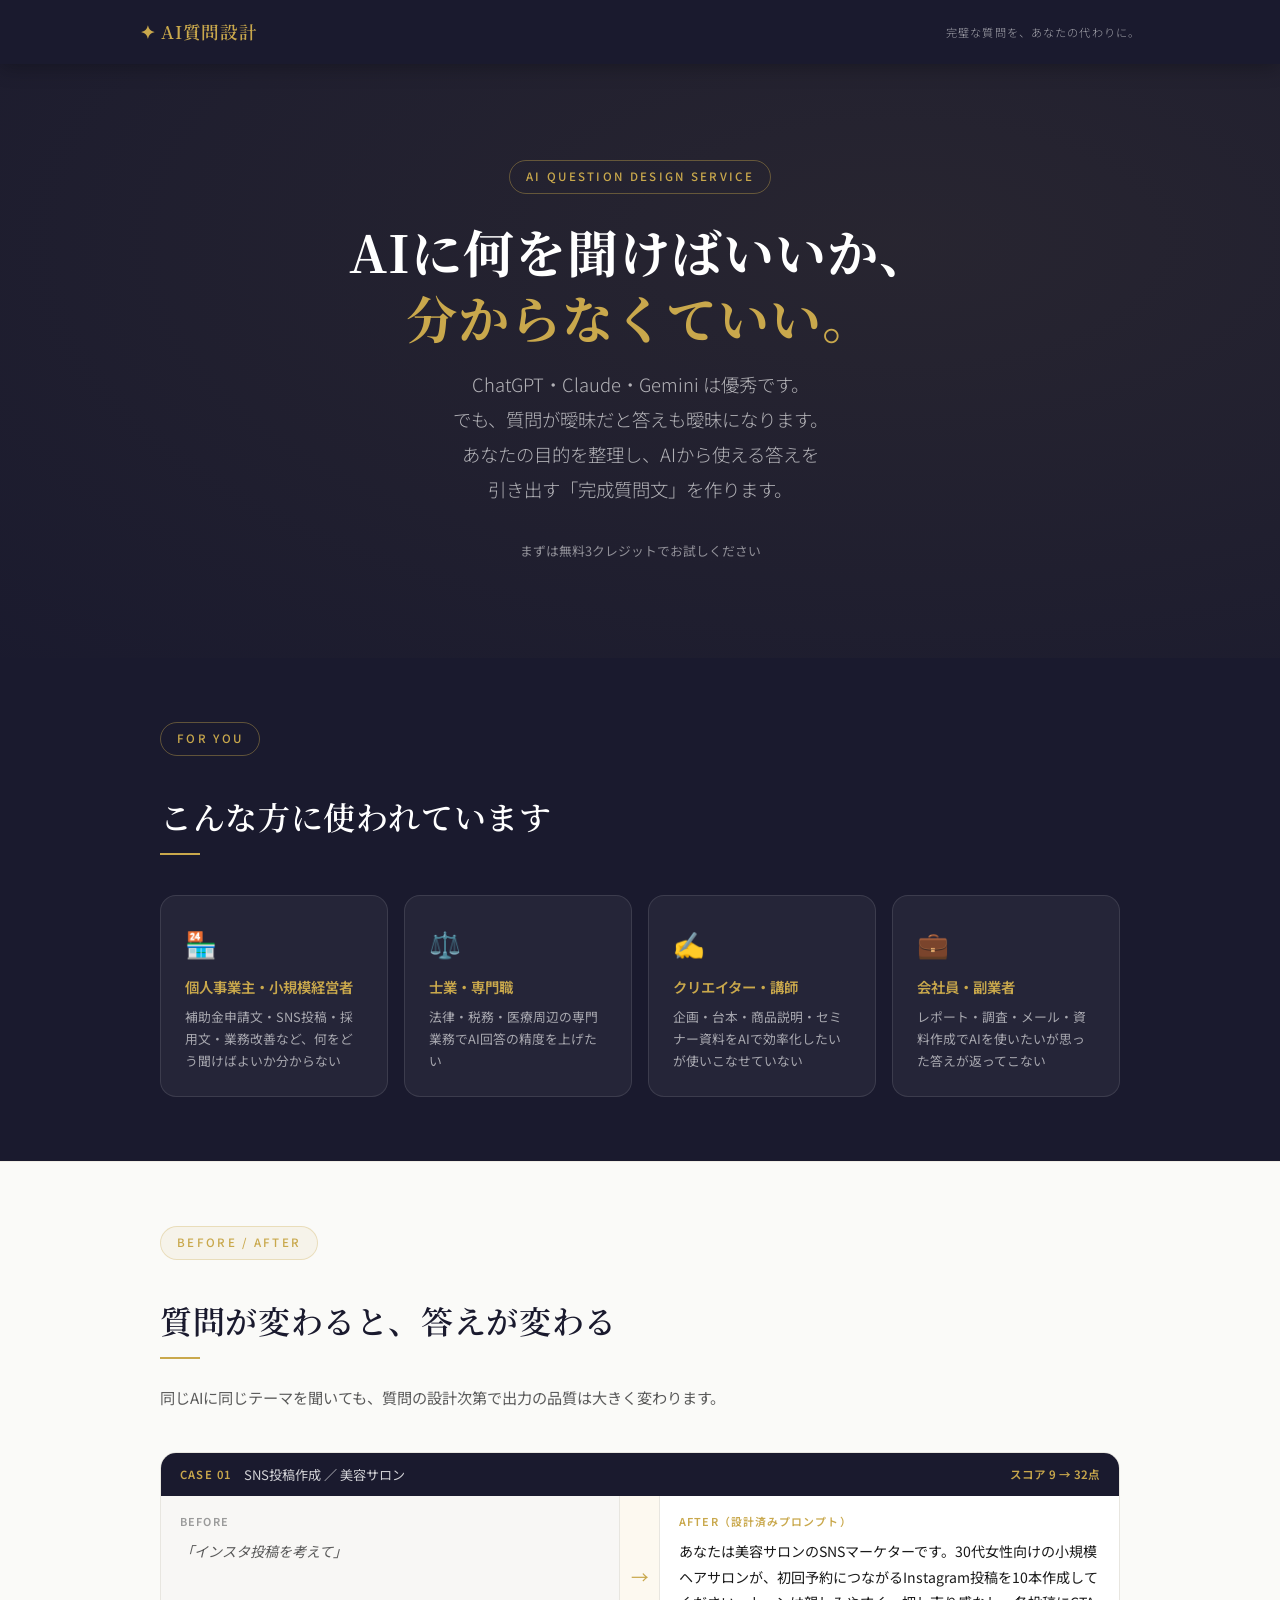
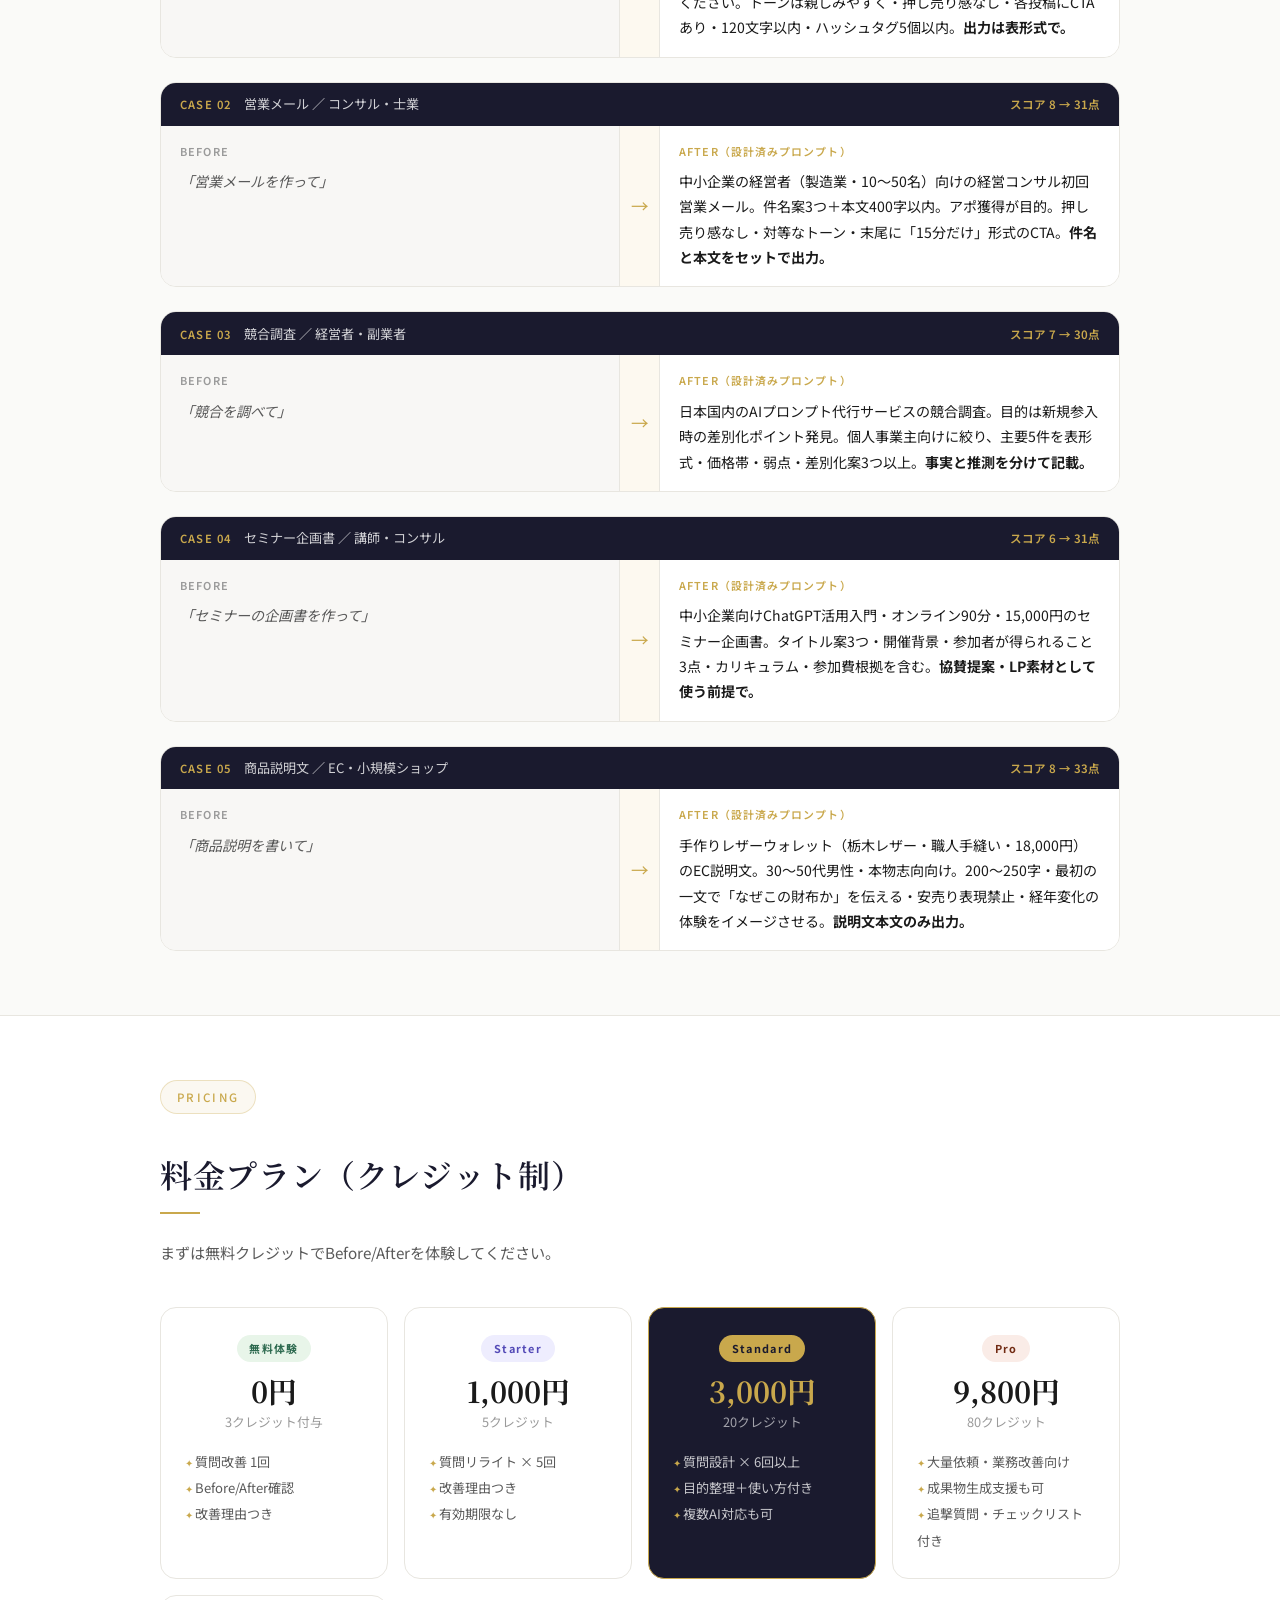
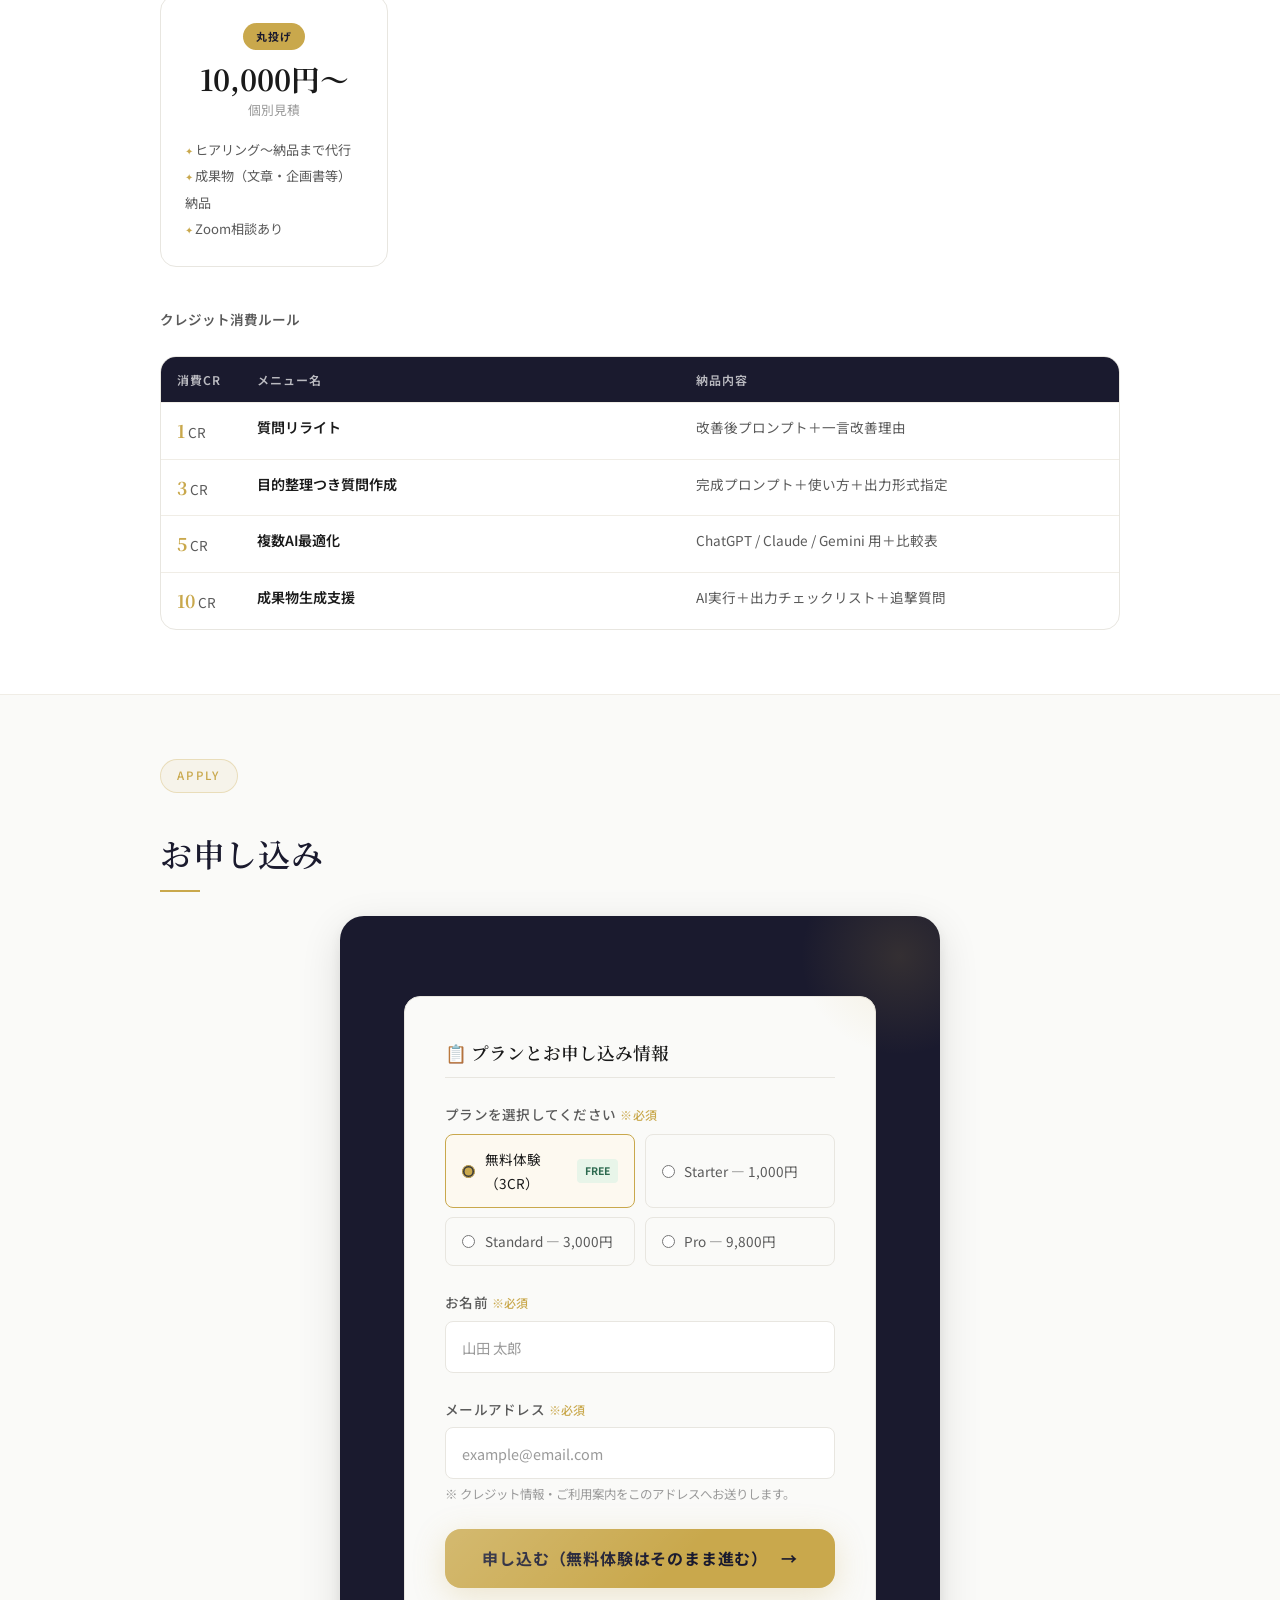
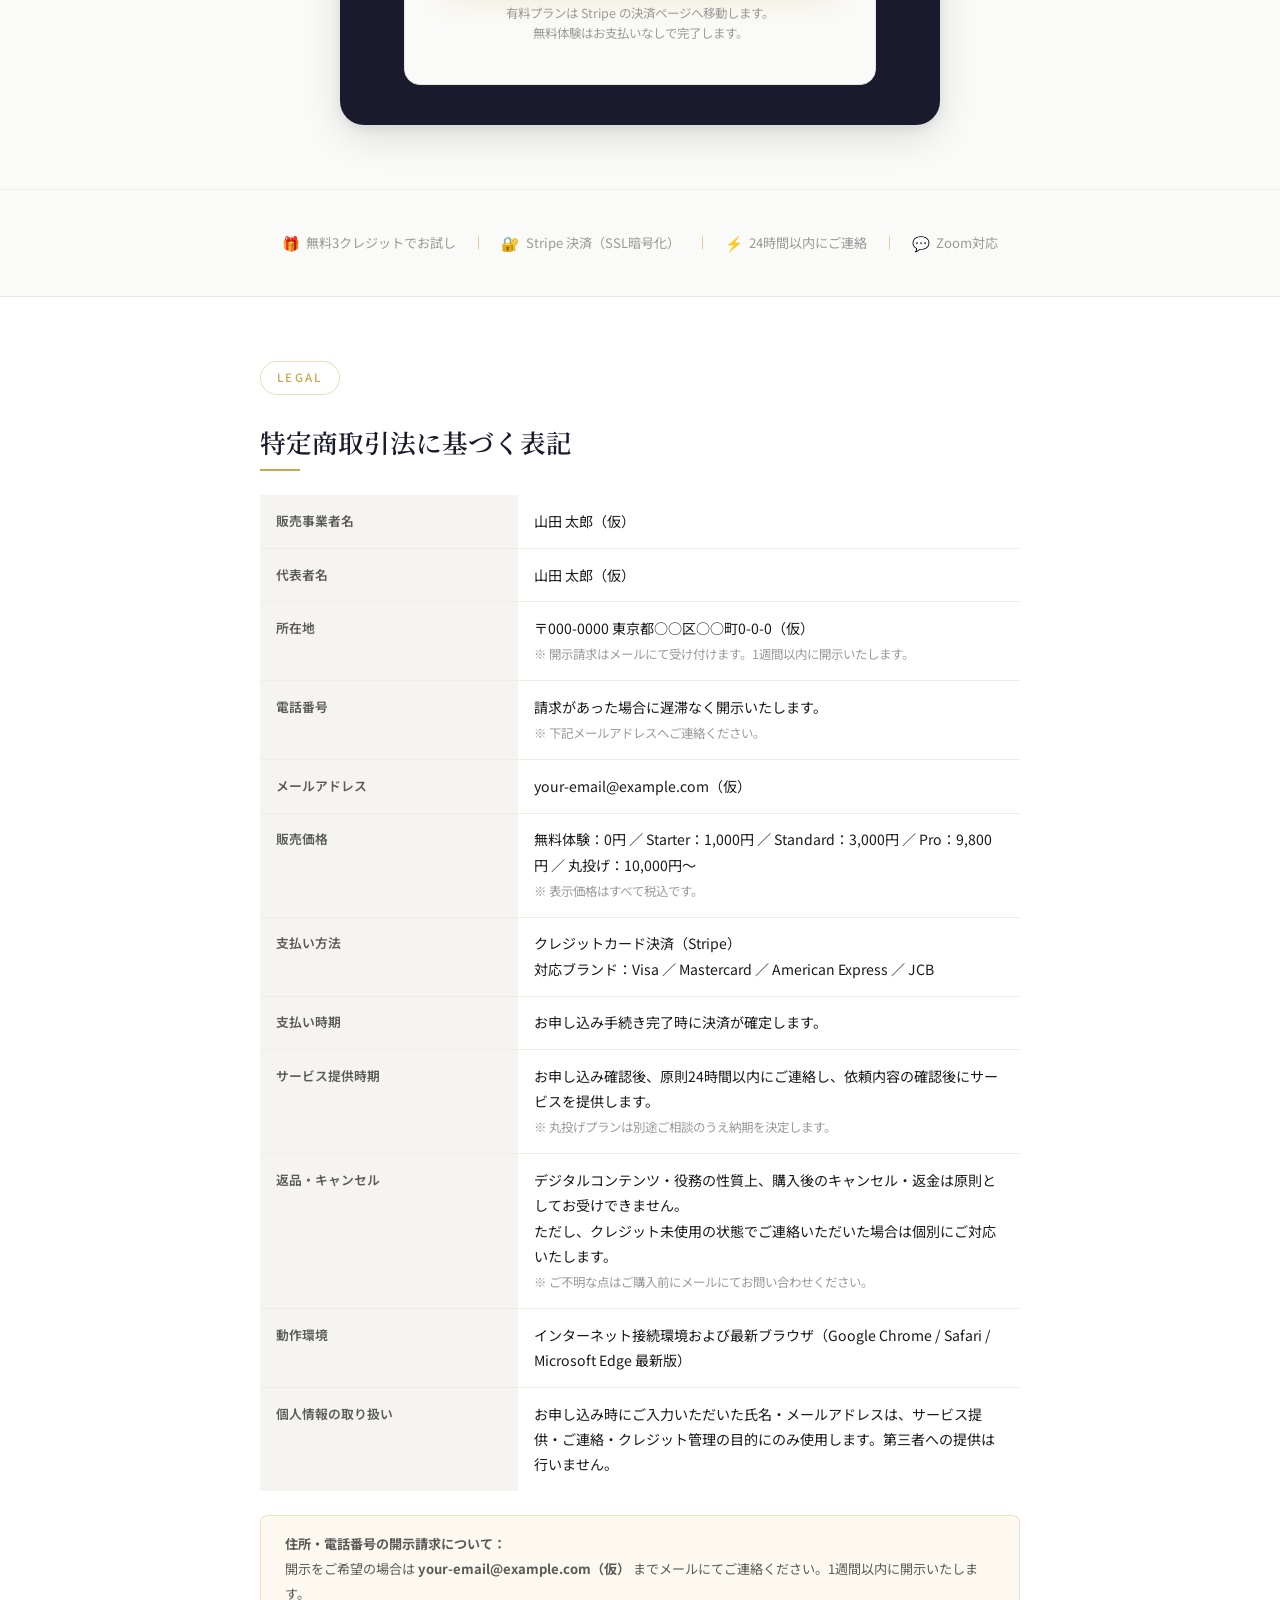
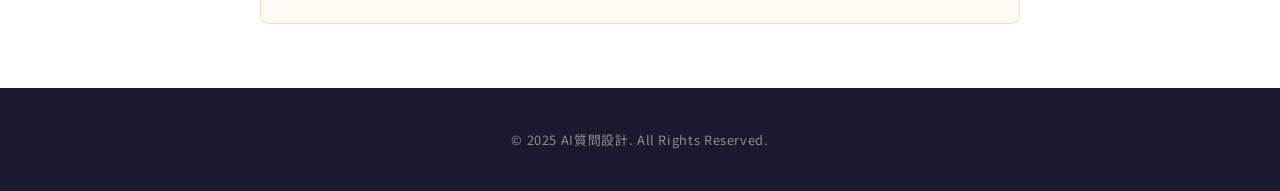
<file: index.html>
<!DOCTYPE html>
<html lang="ja">
<head>
  <meta charset="UTF-8">
  <meta name="viewport" content="width=device-width, initial-scale=1.0">
  <meta name="description" content="AIに何を聞けばよいか分からない方へ。あなたの目的を整理し、ChatGPT・Claude・GeminiからAIから使える答えを引き出す「完成質問文」を作ります。">
  <title>AI質問設計 | 完璧な質問を、あなたの代わりに。</title>
  <link rel="stylesheet" href="style.css">
  <style>
    /* ========================================
       追加スタイル（index.html専用）
       ======================================== */

    /* --- Before/After セクション --- */
    .ba-section {
      background: var(--color-bg);
      padding: var(--space-xl) var(--space-lg);
      border-top: 1px solid var(--color-border-light);
    }
    .ba-grid {
      max-width: 960px;
      margin: var(--space-lg) auto 0;
      display: flex;
      flex-direction: column;
      gap: var(--space-md);
    }
    .ba-card {
      background: var(--color-surface);
      border: 1px solid var(--color-border);
      border-radius: var(--radius-lg);
      overflow: hidden;
    }
    .ba-card-header {
      background: var(--color-accent);
      padding: 0.6rem 1.2rem;
      display: flex;
      align-items: center;
      gap: 0.8rem;
    }
    .ba-card-num {
      font-size: 0.7rem;
      color: var(--color-gold);
      font-weight: 600;
      letter-spacing: 0.1em;
    }
    .ba-card-title {
      font-size: 0.82rem;
      color: rgba(255,255,255,0.8);
      font-weight: 400;
    }
    .ba-score {
      margin-left: auto;
      font-size: 0.72rem;
      color: var(--color-gold);
      font-weight: 600;
    }
    .ba-body {
      display: grid;
      grid-template-columns: 1fr 40px 1fr;
      align-items: stretch;
    }
    .ba-before, .ba-after {
      padding: 1rem 1.2rem;
    }
    .ba-before {
      background: #f8f7f5;
      border-right: 1px solid var(--color-border);
    }
    .ba-after {
      background: var(--color-surface);
    }
    .ba-label {
      font-size: 0.68rem;
      font-weight: 600;
      letter-spacing: 0.1em;
      text-transform: uppercase;
      margin-bottom: 0.5rem;
    }
    .ba-label-before { color: var(--color-text-muted); }
    .ba-label-after  { color: var(--color-gold); }
    .ba-text {
      font-size: 0.88rem;
      line-height: 1.8;
      color: var(--color-text-primary);
      margin: 0;
    }
    .ba-text-before {
      color: var(--color-text-secondary);
      font-style: italic;
    }
    .ba-arrow-col {
      display: flex;
      align-items: center;
      justify-content: center;
      font-size: 1.1rem;
      color: var(--color-gold);
      background: #fdf9f0;
      border-right: 1px solid var(--color-border);
    }

    /* --- 料金プランセクション --- */
    .pricing-section {
      background: var(--color-surface);
      padding: var(--space-xl) var(--space-lg);
      border-top: 1px solid var(--color-border);
    }
    .pricing-grid {
      max-width: 960px;
      margin: var(--space-lg) auto 0;
      display: grid;
      grid-template-columns: repeat(auto-fit, minmax(200px, 1fr));
      gap: var(--space-sm);
    }
    .price-card {
      border: 1px solid var(--color-border);
      border-radius: var(--radius-lg);
      padding: var(--space-md);
      text-align: center;
      transition: transform var(--transition-base), box-shadow var(--transition-base);
    }
    .price-card:hover {
      transform: translateY(-3px);
      box-shadow: var(--shadow-md);
    }
    .price-card.featured {
      border-color: var(--color-gold);
      background: var(--color-accent);
      color: white;
    }
    .price-tag {
      display: inline-block;
      font-size: 0.68rem;
      font-weight: 700;
      letter-spacing: 0.12em;
      padding: 0.25rem 0.8rem;
      border-radius: 100px;
      margin-bottom: 0.8rem;
    }
    .price-tag-free    { background: #e8f5e9; color: #2d6a4f; }
    .price-tag-starter { background: #eeedfe; color: #534ab7; }
    .price-tag-std     { background: #eeedfe; color: #534ab7; }
    .price-tag-pro     { background: #faece7; color: #712b13; }
    .price-tag-marunage{ background: var(--color-gold); color: var(--color-accent); }
    .price-amount {
      font-family: var(--font-serif);
      font-size: 1.8rem;
      font-weight: 700;
      line-height: 1.1;
      margin-bottom: 0.2rem;
    }
    .price-amount.featured { color: var(--color-gold); }
    .price-cr {
      font-size: 0.8rem;
      color: var(--color-text-muted);
      margin-bottom: var(--space-sm);
    }
    .price-cr.featured { color: rgba(255,255,255,0.6); }
    .price-features {
      list-style: none;
      text-align: left;
      font-size: 0.82rem;
      line-height: 2;
      color: var(--color-text-secondary);
    }
    .price-features.featured { color: rgba(255,255,255,0.75); }
    .price-features li::before {
      content: '✦ ';
      color: var(--color-gold);
      font-size: 0.6rem;
    }

    /* --- クレジット消費表 --- */
    .credit-table {
      max-width: 960px;
      margin: var(--space-md) auto 0;
      border: 1px solid var(--color-border);
      border-radius: var(--radius-lg);
      overflow: hidden;
    }
    .credit-row {
      display: grid;
      grid-template-columns: 80px 1fr 1fr;
      border-bottom: 1px solid var(--color-border-light);
    }
    .credit-row:last-child { border-bottom: none; }
    .credit-row.header {
      background: var(--color-accent);
    }
    .credit-cell {
      padding: 0.75rem 1rem;
      font-size: 0.85rem;
      color: var(--color-text-secondary);
    }
    .credit-row.header .credit-cell {
      color: rgba(255,255,255,0.7);
      font-size: 0.75rem;
      font-weight: 600;
      letter-spacing: 0.08em;
    }
    .credit-num {
      font-family: var(--font-serif);
      font-size: 1.1rem;
      font-weight: 700;
      color: var(--color-gold);
    }
    .credit-name {
      font-weight: 600;
      color: var(--color-text-primary);
      font-size: 0.88rem;
    }

    /* --- ターゲットセクション --- */
    .target-section {
      background: var(--color-accent);
      padding: var(--space-xl) var(--space-lg);
    }
    .target-grid {
      max-width: 960px;
      margin: var(--space-lg) auto 0;
      display: grid;
      grid-template-columns: repeat(auto-fit, minmax(200px, 1fr));
      gap: var(--space-sm);
    }
    .target-card {
      background: rgba(255,255,255,0.05);
      border: 1px solid rgba(255,255,255,0.1);
      border-radius: var(--radius-lg);
      padding: var(--space-md);
    }
    .target-icon {
      font-size: 1.6rem;
      margin-bottom: 0.5rem;
      display: block;
    }
    .target-title {
      font-size: 0.9rem;
      font-weight: 600;
      color: var(--color-gold);
      margin-bottom: 0.4rem;
    }
    .target-desc {
      font-size: 0.8rem;
      color: rgba(255,255,255,0.6);
      line-height: 1.7;
    }

    /* --- 申し込みフォームセクション --- */
    .apply-section {
      background: var(--color-bg);
      padding: var(--space-xl) var(--space-lg);
      border-top: 1px solid var(--color-border-light);
    }
    .apply-wrapper {
      max-width: 600px;
      margin: 0 auto;
    }
    .plan-select-group {
      margin-bottom: var(--space-md);
    }
    .plan-options {
      display: grid;
      grid-template-columns: 1fr 1fr;
      gap: 0.6rem;
      margin-top: 0.5rem;
    }
    .plan-option {
      display: flex;
      align-items: center;
      gap: 0.6rem;
      padding: 0.7rem 1rem;
      border: 1.5px solid var(--color-border);
      border-radius: var(--radius-md);
      cursor: pointer;
      font-size: 0.85rem;
      color: var(--color-text-secondary);
      transition: border-color var(--transition-fast), background var(--transition-fast);
    }
    .plan-option input[type="radio"] {
      accent-color: var(--color-gold);
    }
    .plan-option:has(input:checked) {
      border-color: var(--color-gold);
      background: #fdf9f0;
      color: var(--color-text-primary);
    }
    .free-badge {
      display: inline-block;
      font-size: 0.65rem;
      font-weight: 700;
      padding: 0.15rem 0.5rem;
      background: #e8f5e9;
      color: #2d6a4f;
      border-radius: 4px;
      margin-left: 0.3rem;
    }

    /* レスポンシブ */
    @media (max-width: 600px) {
      .ba-body {
        grid-template-columns: 1fr;
      }
      .ba-arrow-col {
        padding: 0.4rem;
        transform: rotate(90deg);
        border-right: none;
        border-top: 1px solid var(--color-border);
        border-bottom: 1px solid var(--color-border);
      }
      .plan-options {
        grid-template-columns: 1fr;
      }
      .credit-row {
        grid-template-columns: 60px 1fr;
      }
      .credit-row .credit-cell:last-child {
        display: none;
      }
    }
  </style>
</head>
<body>

  <!-- ヘッダー -->
  <header class="site-header">
    <div class="header-inner">
      <span class="header-logo">✦ AI質問設計</span>
      <span class="header-badge">完璧な質問を、あなたの代わりに。</span>
    </div>
  </header>

  <!-- ========================================
       ヒーロー
       ======================================== -->
  <section class="hero">
    <p class="hero-eyebrow fade-in fade-in-delay-1">AI Question Design Service</p>
    <h1 class="hero-title fade-in fade-in-delay-2">
      AIに何を聞けばいいか、<br>
      <span>分からなくていい。</span>
    </h1>
    <p class="hero-subtitle fade-in fade-in-delay-3">
      ChatGPT・Claude・Gemini は優秀です。<br>
      でも、質問が曖昧だと答えも曖昧になります。<br>
      あなたの目的を整理し、AIから使える答えを<br>
      引き出す「完成質問文」を作ります。
    </p>
    <p style="color:rgba(255,255,255,0.5); font-size:0.8rem; margin-top: -0.5rem;" class="fade-in fade-in-delay-3">
      まずは無料3クレジットでお試しください
    </p>
  </section>

  <!-- ========================================
       こんな方へ（ターゲット）
       ======================================== -->
  <section class="target-section">
    <div style="max-width:960px; margin:0 auto;">
      <p class="hero-eyebrow" style="display:inline-block; color:var(--color-gold); border-color:rgba(201,168,76,0.4);">For You</p>
      <h2 class="section-title" style="color:white; margin-top:0.5rem;">こんな方に使われています</h2>
      <div class="section-divider"></div>
    </div>
    <div class="target-grid">
      <div class="target-card">
        <span class="target-icon">🏪</span>
        <p class="target-title">個人事業主・小規模経営者</p>
        <p class="target-desc">補助金申請文・SNS投稿・採用文・業務改善など、何をどう聞けばよいか分からない</p>
      </div>
      <div class="target-card">
        <span class="target-icon">⚖️</span>
        <p class="target-title">士業・専門職</p>
        <p class="target-desc">法律・税務・医療周辺の専門業務でAI回答の精度を上げたい</p>
      </div>
      <div class="target-card">
        <span class="target-icon">✍️</span>
        <p class="target-title">クリエイター・講師</p>
        <p class="target-desc">企画・台本・商品説明・セミナー資料をAIで効率化したいが使いこなせていない</p>
      </div>
      <div class="target-card">
        <span class="target-icon">💼</span>
        <p class="target-title">会社員・副業者</p>
        <p class="target-desc">レポート・調査・メール・資料作成でAIを使いたいが思った答えが返ってこない</p>
      </div>
    </div>
  </section>

  <!-- ========================================
       Before / After
       ======================================== -->
  <section class="ba-section">
    <div style="max-width:960px; margin:0 auto;">
      <p class="hero-eyebrow" style="display:inline-block; color:var(--color-gold); border-color:rgba(201,168,76,0.3); background:rgba(201,168,76,0.08);">Before / After</p>
      <h2 class="section-title" style="margin-top:0.5rem;">質問が変わると、答えが変わる</h2>
      <div class="section-divider"></div>
      <p class="section-desc">同じAIに同じテーマを聞いても、質問の設計次第で出力の品質は大きく変わります。</p>
    </div>

    <div class="ba-grid">

      <!-- Case 01 -->
      <div class="ba-card">
        <div class="ba-card-header">
          <span class="ba-card-num">CASE 01</span>
          <span class="ba-card-title">SNS投稿作成 ／ 美容サロン</span>
          <span class="ba-score">スコア 9 → 32点</span>
        </div>
        <div class="ba-body">
          <div class="ba-before">
            <p class="ba-label ba-label-before">Before</p>
            <p class="ba-text ba-text-before">「インスタ投稿を考えて」</p>
          </div>
          <div class="ba-arrow-col">→</div>
          <div class="ba-after">
            <p class="ba-label ba-label-after">After（設計済みプロンプト）</p>
            <p class="ba-text">あなたは美容サロンのSNSマーケターです。30代女性向けの小規模ヘアサロンが、初回予約につながるInstagram投稿を10本作成してください。トーンは親しみやすく・押し売り感なし・各投稿にCTAあり・120文字以内・ハッシュタグ5個以内。<strong>出力は表形式で。</strong></p>
          </div>
        </div>
      </div>

      <!-- Case 02 -->
      <div class="ba-card">
        <div class="ba-card-header">
          <span class="ba-card-num">CASE 02</span>
          <span class="ba-card-title">営業メール ／ コンサル・士業</span>
          <span class="ba-score">スコア 8 → 31点</span>
        </div>
        <div class="ba-body">
          <div class="ba-before">
            <p class="ba-label ba-label-before">Before</p>
            <p class="ba-text ba-text-before">「営業メールを作って」</p>
          </div>
          <div class="ba-arrow-col">→</div>
          <div class="ba-after">
            <p class="ba-label ba-label-after">After（設計済みプロンプト）</p>
            <p class="ba-text">中小企業の経営者（製造業・10〜50名）向けの経営コンサル初回営業メール。件名案3つ＋本文400字以内。アポ獲得が目的。押し売り感なし・対等なトーン・末尾に「15分だけ」形式のCTA。<strong>件名と本文をセットで出力。</strong></p>
          </div>
        </div>
      </div>

      <!-- Case 03 -->
      <div class="ba-card">
        <div class="ba-card-header">
          <span class="ba-card-num">CASE 03</span>
          <span class="ba-card-title">競合調査 ／ 経営者・副業者</span>
          <span class="ba-score">スコア 7 → 30点</span>
        </div>
        <div class="ba-body">
          <div class="ba-before">
            <p class="ba-label ba-label-before">Before</p>
            <p class="ba-text ba-text-before">「競合を調べて」</p>
          </div>
          <div class="ba-arrow-col">→</div>
          <div class="ba-after">
            <p class="ba-label ba-label-after">After（設計済みプロンプト）</p>
            <p class="ba-text">日本国内のAIプロンプト代行サービスの競合調査。目的は新規参入時の差別化ポイント発見。個人事業主向けに絞り、主要5件を表形式・価格帯・弱点・差別化案3つ以上。<strong>事実と推測を分けて記載。</strong></p>
          </div>
        </div>
      </div>

      <!-- Case 04 -->
      <div class="ba-card">
        <div class="ba-card-header">
          <span class="ba-card-num">CASE 04</span>
          <span class="ba-card-title">セミナー企画書 ／ 講師・コンサル</span>
          <span class="ba-score">スコア 6 → 31点</span>
        </div>
        <div class="ba-body">
          <div class="ba-before">
            <p class="ba-label ba-label-before">Before</p>
            <p class="ba-text ba-text-before">「セミナーの企画書を作って」</p>
          </div>
          <div class="ba-arrow-col">→</div>
          <div class="ba-after">
            <p class="ba-label ba-label-after">After（設計済みプロンプト）</p>
            <p class="ba-text">中小企業向けChatGPT活用入門・オンライン90分・15,000円のセミナー企画書。タイトル案3つ・開催背景・参加者が得られること3点・カリキュラム・参加費根拠を含む。<strong>協賛提案・LP素材として使う前提で。</strong></p>
          </div>
        </div>
      </div>

      <!-- Case 05 -->
      <div class="ba-card">
        <div class="ba-card-header">
          <span class="ba-card-num">CASE 05</span>
          <span class="ba-card-title">商品説明文 ／ EC・小規模ショップ</span>
          <span class="ba-score">スコア 8 → 33点</span>
        </div>
        <div class="ba-body">
          <div class="ba-before">
            <p class="ba-label ba-label-before">Before</p>
            <p class="ba-text ba-text-before">「商品説明を書いて」</p>
          </div>
          <div class="ba-arrow-col">→</div>
          <div class="ba-after">
            <p class="ba-label ba-label-after">After（設計済みプロンプト）</p>
            <p class="ba-text">手作りレザーウォレット（栃木レザー・職人手縫い・18,000円）のEC説明文。30〜50代男性・本物志向向け。200〜250字・最初の一文で「なぜこの財布か」を伝える・安売り表現禁止・経年変化の体験をイメージさせる。<strong>説明文本文のみ出力。</strong></p>
          </div>
        </div>
      </div>

    </div>
  </section>

  <!-- ========================================
       料金プラン
       ======================================== -->
  <section class="pricing-section">
    <div style="max-width:960px; margin:0 auto;">
      <p class="hero-eyebrow" style="display:inline-block; color:var(--color-gold); border-color:rgba(201,168,76,0.3); background:rgba(201,168,76,0.08);">Pricing</p>
      <h2 class="section-title" style="margin-top:0.5rem;">料金プラン（クレジット制）</h2>
      <div class="section-divider"></div>
      <p class="section-desc">まずは無料クレジットでBefore/Afterを体験してください。</p>
    </div>

    <div class="pricing-grid">

      <div class="price-card">
        <span class="price-tag price-tag-free">無料体験</span>
        <p class="price-amount">0円</p>
        <p class="price-cr">3クレジット付与</p>
        <ul class="price-features">
          <li>質問改善 1回</li>
          <li>Before/After確認</li>
          <li>改善理由つき</li>
        </ul>
      </div>

      <div class="price-card">
        <span class="price-tag price-tag-starter">Starter</span>
        <p class="price-amount">1,000円</p>
        <p class="price-cr">5クレジット</p>
        <ul class="price-features">
          <li>質問リライト × 5回</li>
          <li>改善理由つき</li>
          <li>有効期限なし</li>
        </ul>
      </div>

      <div class="price-card featured">
        <span class="price-tag price-tag-marunage">Standard</span>
        <p class="price-amount featured">3,000円</p>
        <p class="price-cr featured">20クレジット</p>
        <ul class="price-features featured">
          <li>質問設計 × 6回以上</li>
          <li>目的整理＋使い方付き</li>
          <li>複数AI対応も可</li>
        </ul>
      </div>

      <div class="price-card">
        <span class="price-tag price-tag-pro">Pro</span>
        <p class="price-amount">9,800円</p>
        <p class="price-cr">80クレジット</p>
        <ul class="price-features">
          <li>大量依頼・業務改善向け</li>
          <li>成果物生成支援も可</li>
          <li>追撃質問・チェックリスト付き</li>
        </ul>
      </div>

      <div class="price-card">
        <span class="price-tag price-tag-marunage">丸投げ</span>
        <p class="price-amount">10,000円〜</p>
        <p class="price-cr">個別見積</p>
        <ul class="price-features">
          <li>ヒアリング〜納品まで代行</li>
          <li>成果物（文章・企画書等）納品</li>
          <li>Zoom相談あり</li>
        </ul>
      </div>

    </div>

    <!-- クレジット消費表 -->
    <div style="max-width:960px; margin:var(--space-lg) auto 0;">
      <p style="font-size:0.85rem; font-weight:600; color:var(--color-text-secondary); margin-bottom:0.8rem;">クレジット消費ルール</p>
      <div class="credit-table">
        <div class="credit-row header">
          <div class="credit-cell">消費CR</div>
          <div class="credit-cell">メニュー名</div>
          <div class="credit-cell">納品内容</div>
        </div>
        <div class="credit-row">
          <div class="credit-cell"><span class="credit-num">1</span> CR</div>
          <div class="credit-cell"><span class="credit-name">質問リライト</span></div>
          <div class="credit-cell">改善後プロンプト＋一言改善理由</div>
        </div>
        <div class="credit-row">
          <div class="credit-cell"><span class="credit-num">3</span> CR</div>
          <div class="credit-cell"><span class="credit-name">目的整理つき質問作成</span></div>
          <div class="credit-cell">完成プロンプト＋使い方＋出力形式指定</div>
        </div>
        <div class="credit-row">
          <div class="credit-cell"><span class="credit-num">5</span> CR</div>
          <div class="credit-cell"><span class="credit-name">複数AI最適化</span></div>
          <div class="credit-cell">ChatGPT / Claude / Gemini 用＋比較表</div>
        </div>
        <div class="credit-row">
          <div class="credit-cell"><span class="credit-num">10</span> CR</div>
          <div class="credit-cell"><span class="credit-name">成果物生成支援</span></div>
          <div class="credit-cell">AI実行＋出力チェックリスト＋追撃質問</div>
        </div>
      </div>
    </div>
  </section>

  <!-- ========================================
       申し込みフォーム
       ======================================== -->
  <section class="apply-section">
    <div style="max-width:960px; margin:0 auto; margin-bottom: var(--space-md);">
      <p class="hero-eyebrow" style="display:inline-block; color:var(--color-gold); border-color:rgba(201,168,76,0.3); background:rgba(201,168,76,0.08);">Apply</p>
      <h2 class="section-title" style="margin-top:0.5rem;">お申し込み</h2>
      <div class="section-divider"></div>
    </div>

    <div class="apply-wrapper">
      <div class="plan-card">

        <!-- プラン選択 -->
        <div class="form-section">
          <p class="form-section-title">📋 プランとお申し込み情報</p>

          <form id="apply-form" novalidate>

            <!-- プラン選択 -->
            <div class="form-group plan-select-group">
              <label class="form-label">プランを選択してください<span class="required">※必須</span></label>
              <div class="plan-options">
                <label class="plan-option">
                  <input type="radio" name="plan" value="無料体験（3CR）" checked>
                  無料体験（3CR）<span class="free-badge">FREE</span>
                </label>
                <label class="plan-option">
                  <input type="radio" name="plan" value="Starter（5CR・1,000円）">
                  Starter — 1,000円
                </label>
                <label class="plan-option">
                  <input type="radio" name="plan" value="Standard（20CR・3,000円）">
                  Standard — 3,000円
                </label>
                <label class="plan-option">
                  <input type="radio" name="plan" value="Pro（80CR・9,800円）">
                  Pro — 9,800円
                </label>
              </div>
            </div>

            <!-- 氏名 -->
            <div class="form-group">
              <label class="form-label" for="customer-name">
                お名前<span class="required">※必須</span>
              </label>
              <input type="text" id="customer-name" name="name" class="form-input"
                placeholder="山田 太郎" autocomplete="name" required>
              <p class="error-message" id="name-error" role="alert"></p>
            </div>

            <!-- メール -->
            <div class="form-group">
              <label class="form-label" for="customer-email">
                メールアドレス<span class="required">※必須</span>
              </label>
              <input type="email" id="customer-email" name="email" class="form-input"
                placeholder="example@email.com" autocomplete="email" required>
              <p class="error-message" id="email-error" role="alert"></p>
              <p class="form-note">
                ※ クレジット情報・ご利用案内をこのアドレスへお送りします。
              </p>
            </div>

            <!-- 送信ボタン -->
            <button type="submit" id="submit-btn" class="btn-primary">
              申し込む（無料体験はそのまま進む）
              <span class="btn-arrow">→</span>
            </button>

            <p class="form-note text-center mt-sm">
              有料プランは Stripe の決済ページへ移動します。<br>
              無料体験はお支払いなしで完了します。
            </p>

          </form>
        </div>

      </div>
    </div>
  </section>

  <!-- 信頼バッジ -->
  <section class="trust-section">
    <div class="trust-inner">
      <span class="trust-item">
        <span class="trust-item-icon">🎁</span>
        無料3クレジットでお試し
      </span>
      <span class="trust-item" style="color:var(--color-gold);">｜</span>
      <span class="trust-item">
        <span class="trust-item-icon">🔐</span>
        Stripe 決済（SSL暗号化）
      </span>
      <span class="trust-item" style="color:var(--color-gold);">｜</span>
      <span class="trust-item">
        <span class="trust-item-icon">⚡</span>
        24時間以内にご連絡
      </span>
      <span class="trust-item" style="color:var(--color-gold);">｜</span>
      <span class="trust-item">
        <span class="trust-item-icon">💬</span>
        Zoom対応
      </span>
    </div>
  </section>

  <!-- ========================================
       特定商取引法に基づく表記
       ======================================== -->
  <section style="background:#ffffff; padding:4rem 2.5rem; border-top:1px solid #e8e6e0;">
    <div style="max-width:760px; margin:0 auto;">
      <p style="display:inline-block; font-size:0.72rem; letter-spacing:0.2em; font-weight:500; color:#c9a84c; text-transform:uppercase; margin-bottom:1rem; padding:0.35rem 1rem; border:1px solid rgba(201,168,76,0.4); border-radius:100px;">Legal</p>
      <h2 style="font-family:'Noto Serif JP',serif; font-size:1.6rem; font-weight:600; color:#1a1a2e; margin:0.5rem 0 0.3rem;">特定商取引法に基づく表記</h2>
      <div style="width:40px; height:2px; background:#c9a84c; margin:0.3rem 0 1.5rem;"></div>

      <table style="width:100%; border-collapse:collapse; font-size:0.88rem;">
        <tr>
          <th style="width:34%; padding:0.85rem 1rem; background:#f5f4f1; border-bottom:1px solid #f0ede6; text-align:left; font-weight:600; font-size:0.8rem; color:#5a5a5a; vertical-align:top;">販売事業者名</th>
          <td style="padding:0.85rem 1rem; border-bottom:1px solid #f0ede6; vertical-align:top; line-height:1.8; color:#1a1a1a;">山田 太郎（仮）</td>
        </tr>
        <tr>
          <th style="width:34%; padding:0.85rem 1rem; background:#f5f4f1; border-bottom:1px solid #f0ede6; text-align:left; font-weight:600; font-size:0.8rem; color:#5a5a5a; vertical-align:top;">代表者名</th>
          <td style="padding:0.85rem 1rem; border-bottom:1px solid #f0ede6; vertical-align:top; line-height:1.8; color:#1a1a1a;">山田 太郎（仮）</td>
        </tr>
        <tr>
          <th style="width:34%; padding:0.85rem 1rem; background:#f5f4f1; border-bottom:1px solid #f0ede6; text-align:left; font-weight:600; font-size:0.8rem; color:#5a5a5a; vertical-align:top;">所在地</th>
          <td style="padding:0.85rem 1rem; border-bottom:1px solid #f0ede6; vertical-align:top; line-height:1.8; color:#1a1a1a;">〒000-0000 東京都○○区○○町0-0-0（仮）<br><span style="font-size:0.78rem; color:#9a9a9a;">※ 開示請求はメールにて受け付けます。1週間以内に開示いたします。</span></td>
        </tr>
        <tr>
          <th style="width:34%; padding:0.85rem 1rem; background:#f5f4f1; border-bottom:1px solid #f0ede6; text-align:left; font-weight:600; font-size:0.8rem; color:#5a5a5a; vertical-align:top;">電話番号</th>
          <td style="padding:0.85rem 1rem; border-bottom:1px solid #f0ede6; vertical-align:top; line-height:1.8; color:#1a1a1a;">請求があった場合に遅滞なく開示いたします。<br><span style="font-size:0.78rem; color:#9a9a9a;">※ 下記メールアドレスへご連絡ください。</span></td>
        </tr>
        <tr>
          <th style="width:34%; padding:0.85rem 1rem; background:#f5f4f1; border-bottom:1px solid #f0ede6; text-align:left; font-weight:600; font-size:0.8rem; color:#5a5a5a; vertical-align:top;">メールアドレス</th>
          <td style="padding:0.85rem 1rem; border-bottom:1px solid #f0ede6; vertical-align:top; line-height:1.8; color:#1a1a1a;">your-email@example.com（仮）</td>
        </tr>
        <tr>
          <th style="width:34%; padding:0.85rem 1rem; background:#f5f4f1; border-bottom:1px solid #f0ede6; text-align:left; font-weight:600; font-size:0.8rem; color:#5a5a5a; vertical-align:top;">販売価格</th>
          <td style="padding:0.85rem 1rem; border-bottom:1px solid #f0ede6; vertical-align:top; line-height:1.8; color:#1a1a1a;">無料体験：0円 ／ Starter：1,000円 ／ Standard：3,000円 ／ Pro：9,800円 ／ 丸投げ：10,000円〜<br><span style="font-size:0.78rem; color:#9a9a9a;">※ 表示価格はすべて税込です。</span></td>
        </tr>
        <tr>
          <th style="width:34%; padding:0.85rem 1rem; background:#f5f4f1; border-bottom:1px solid #f0ede6; text-align:left; font-weight:600; font-size:0.8rem; color:#5a5a5a; vertical-align:top;">支払い方法</th>
          <td style="padding:0.85rem 1rem; border-bottom:1px solid #f0ede6; vertical-align:top; line-height:1.8; color:#1a1a1a;">クレジットカード決済（Stripe）<br>対応ブランド：Visa ／ Mastercard ／ American Express ／ JCB</td>
        </tr>
        <tr>
          <th style="width:34%; padding:0.85rem 1rem; background:#f5f4f1; border-bottom:1px solid #f0ede6; text-align:left; font-weight:600; font-size:0.8rem; color:#5a5a5a; vertical-align:top;">支払い時期</th>
          <td style="padding:0.85rem 1rem; border-bottom:1px solid #f0ede6; vertical-align:top; line-height:1.8; color:#1a1a1a;">お申し込み手続き完了時に決済が確定します。</td>
        </tr>
        <tr>
          <th style="width:34%; padding:0.85rem 1rem; background:#f5f4f1; border-bottom:1px solid #f0ede6; text-align:left; font-weight:600; font-size:0.8rem; color:#5a5a5a; vertical-align:top;">サービス提供時期</th>
          <td style="padding:0.85rem 1rem; border-bottom:1px solid #f0ede6; vertical-align:top; line-height:1.8; color:#1a1a1a;">お申し込み確認後、原則24時間以内にご連絡し、依頼内容の確認後にサービスを提供します。<br><span style="font-size:0.78rem; color:#9a9a9a;">※ 丸投げプランは別途ご相談のうえ納期を決定します。</span></td>
        </tr>
        <tr>
          <th style="width:34%; padding:0.85rem 1rem; background:#f5f4f1; border-bottom:1px solid #f0ede6; text-align:left; font-weight:600; font-size:0.8rem; color:#5a5a5a; vertical-align:top;">返品・キャンセル</th>
          <td style="padding:0.85rem 1rem; border-bottom:1px solid #f0ede6; vertical-align:top; line-height:1.8; color:#1a1a1a;">デジタルコンテンツ・役務の性質上、購入後のキャンセル・返金は原則としてお受けできません。<br>ただし、クレジット未使用の状態でご連絡いただいた場合は個別にご対応いたします。<br><span style="font-size:0.78rem; color:#9a9a9a;">※ ご不明な点はご購入前にメールにてお問い合わせください。</span></td>
        </tr>
        <tr>
          <th style="width:34%; padding:0.85rem 1rem; background:#f5f4f1; border-bottom:1px solid #f0ede6; text-align:left; font-weight:600; font-size:0.8rem; color:#5a5a5a; vertical-align:top;">動作環境</th>
          <td style="padding:0.85rem 1rem; border-bottom:1px solid #f0ede6; vertical-align:top; line-height:1.8; color:#1a1a1a;">インターネット接続環境および最新ブラウザ（Google Chrome / Safari / Microsoft Edge 最新版）</td>
        </tr>
        <tr>
          <th style="width:34%; padding:0.85rem 1rem; background:#f5f4f1; text-align:left; font-weight:600; font-size:0.8rem; color:#5a5a5a; vertical-align:top;">個人情報の取り扱い</th>
          <td style="padding:0.85rem 1rem; vertical-align:top; line-height:1.8; color:#1a1a1a;">お申し込み時にご入力いただいた氏名・メールアドレスは、サービス提供・ご連絡・クレジット管理の目的にのみ使用します。第三者への提供は行いません。</td>
        </tr>
      </table>

      <div style="background:#fdf9f0; border:1px solid rgba(201,168,76,0.3); border-radius:8px; padding:1rem 1.5rem; font-size:0.82rem; color:#5a5a5a; margin-top:1.5rem; line-height:1.9;">
        <strong>住所・電話番号の開示請求について：</strong><br>
        開示をご希望の場合は <strong>your-email@example.com（仮）</strong> までメールにてご連絡ください。1週間以内に開示いたします。
      </div>
    </div>
  </section>

  <!-- フッター -->
  <footer class="site-footer">
    <p>&copy; 2025 AI質問設計. All Rights Reserved.</p>
  </footer>

  <script src="script.js"></script>
  <script>
    // プラン選択に応じてボタンテキストを変更
    document.querySelectorAll('input[name="plan"]').forEach(function(radio) {
      radio.addEventListener('change', function() {
        var btn = document.getElementById('submit-btn');
        if (this.value.includes('無料')) {
          btn.innerHTML = '無料体験を始める（お支払いなし）<span class="btn-arrow">→</span>';
        } else {
          btn.innerHTML = '申し込む（Stripeへ）<span class="btn-arrow">→</span>';
        }
      });
    });
  </script>

</body>
</html>
</file>
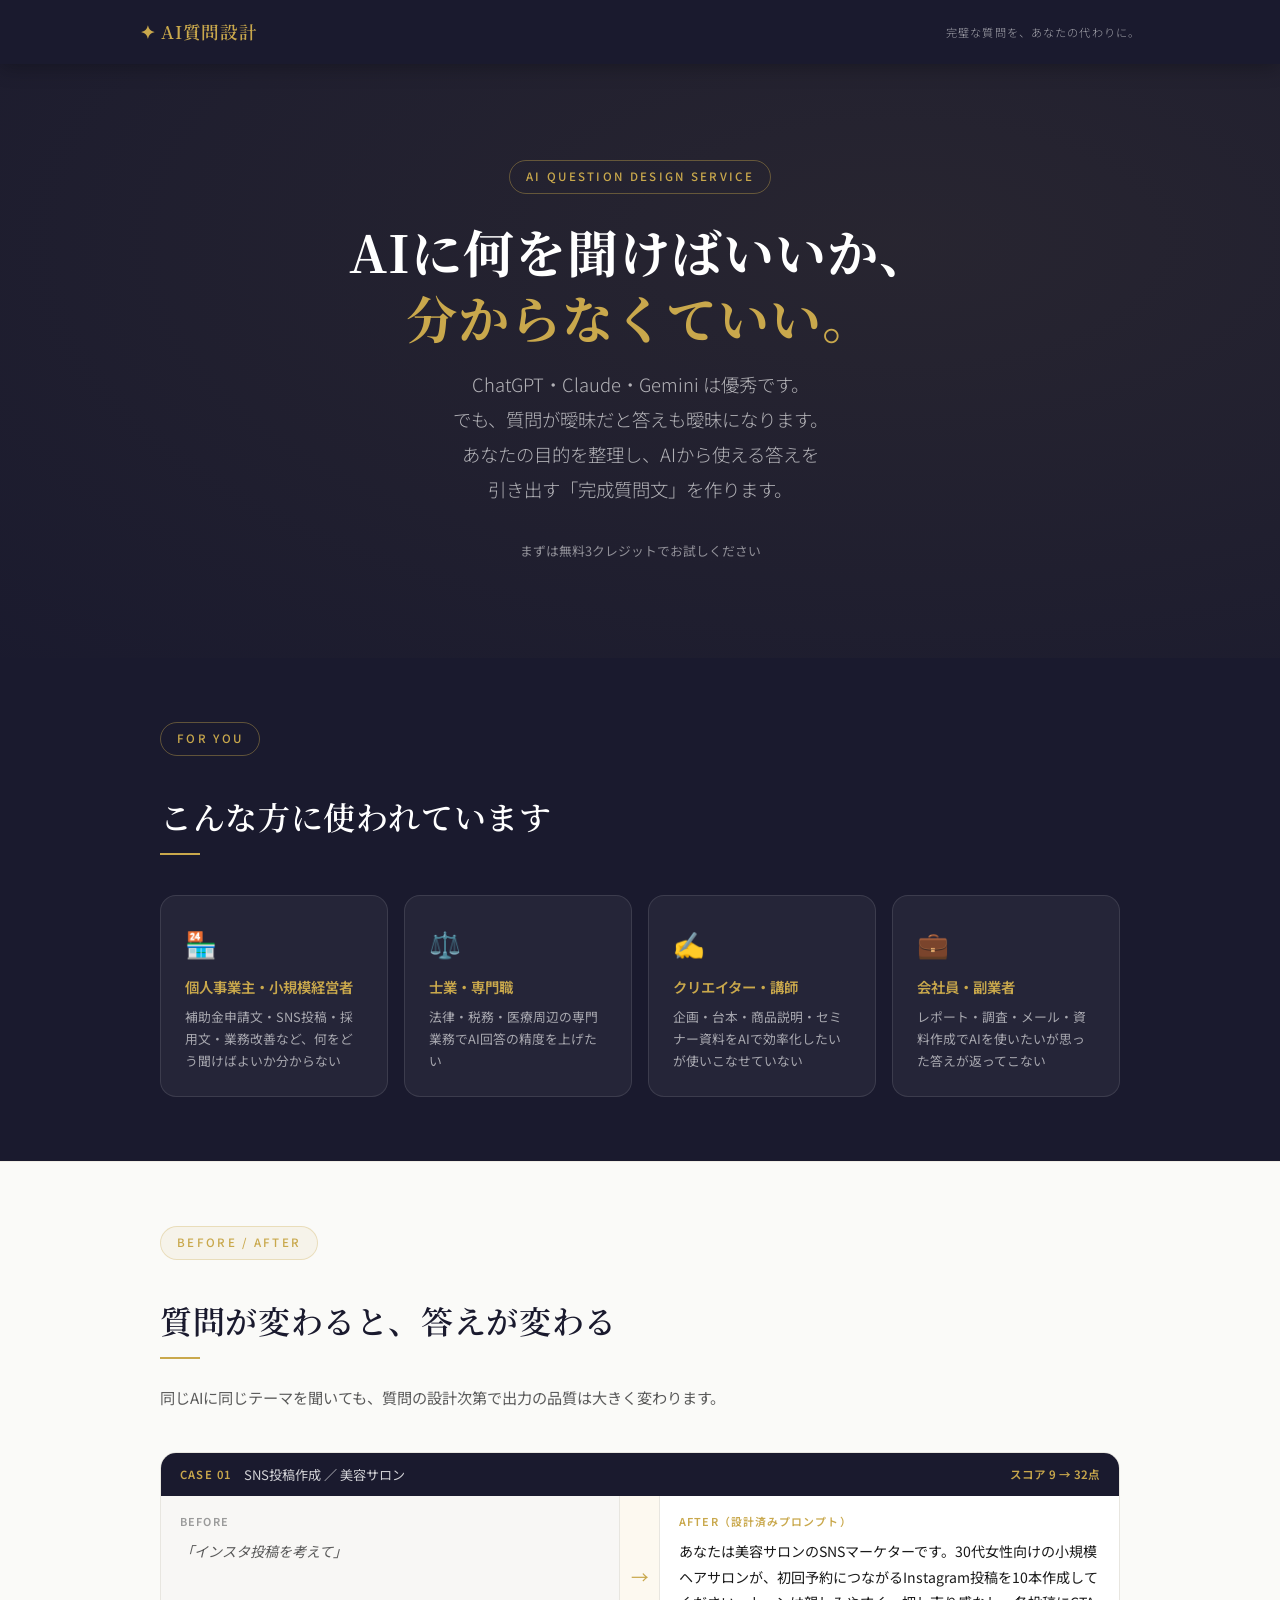
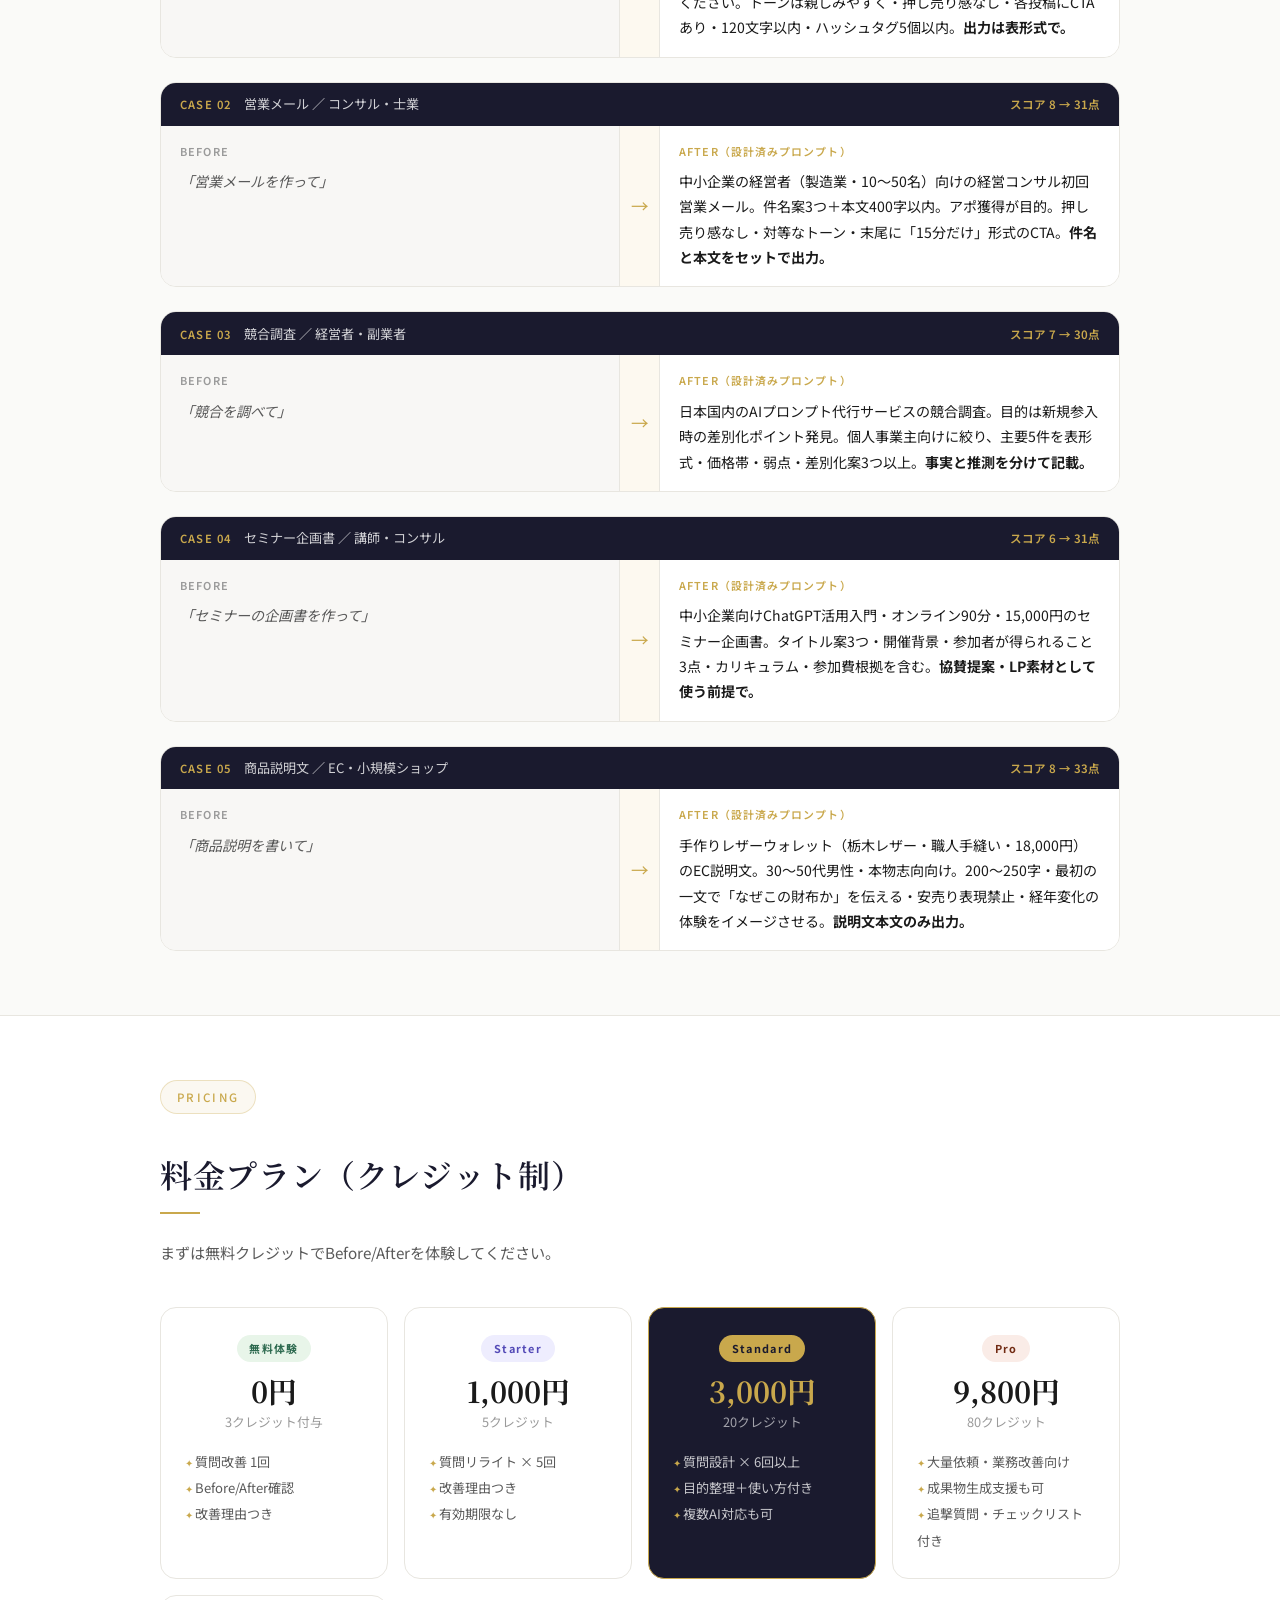
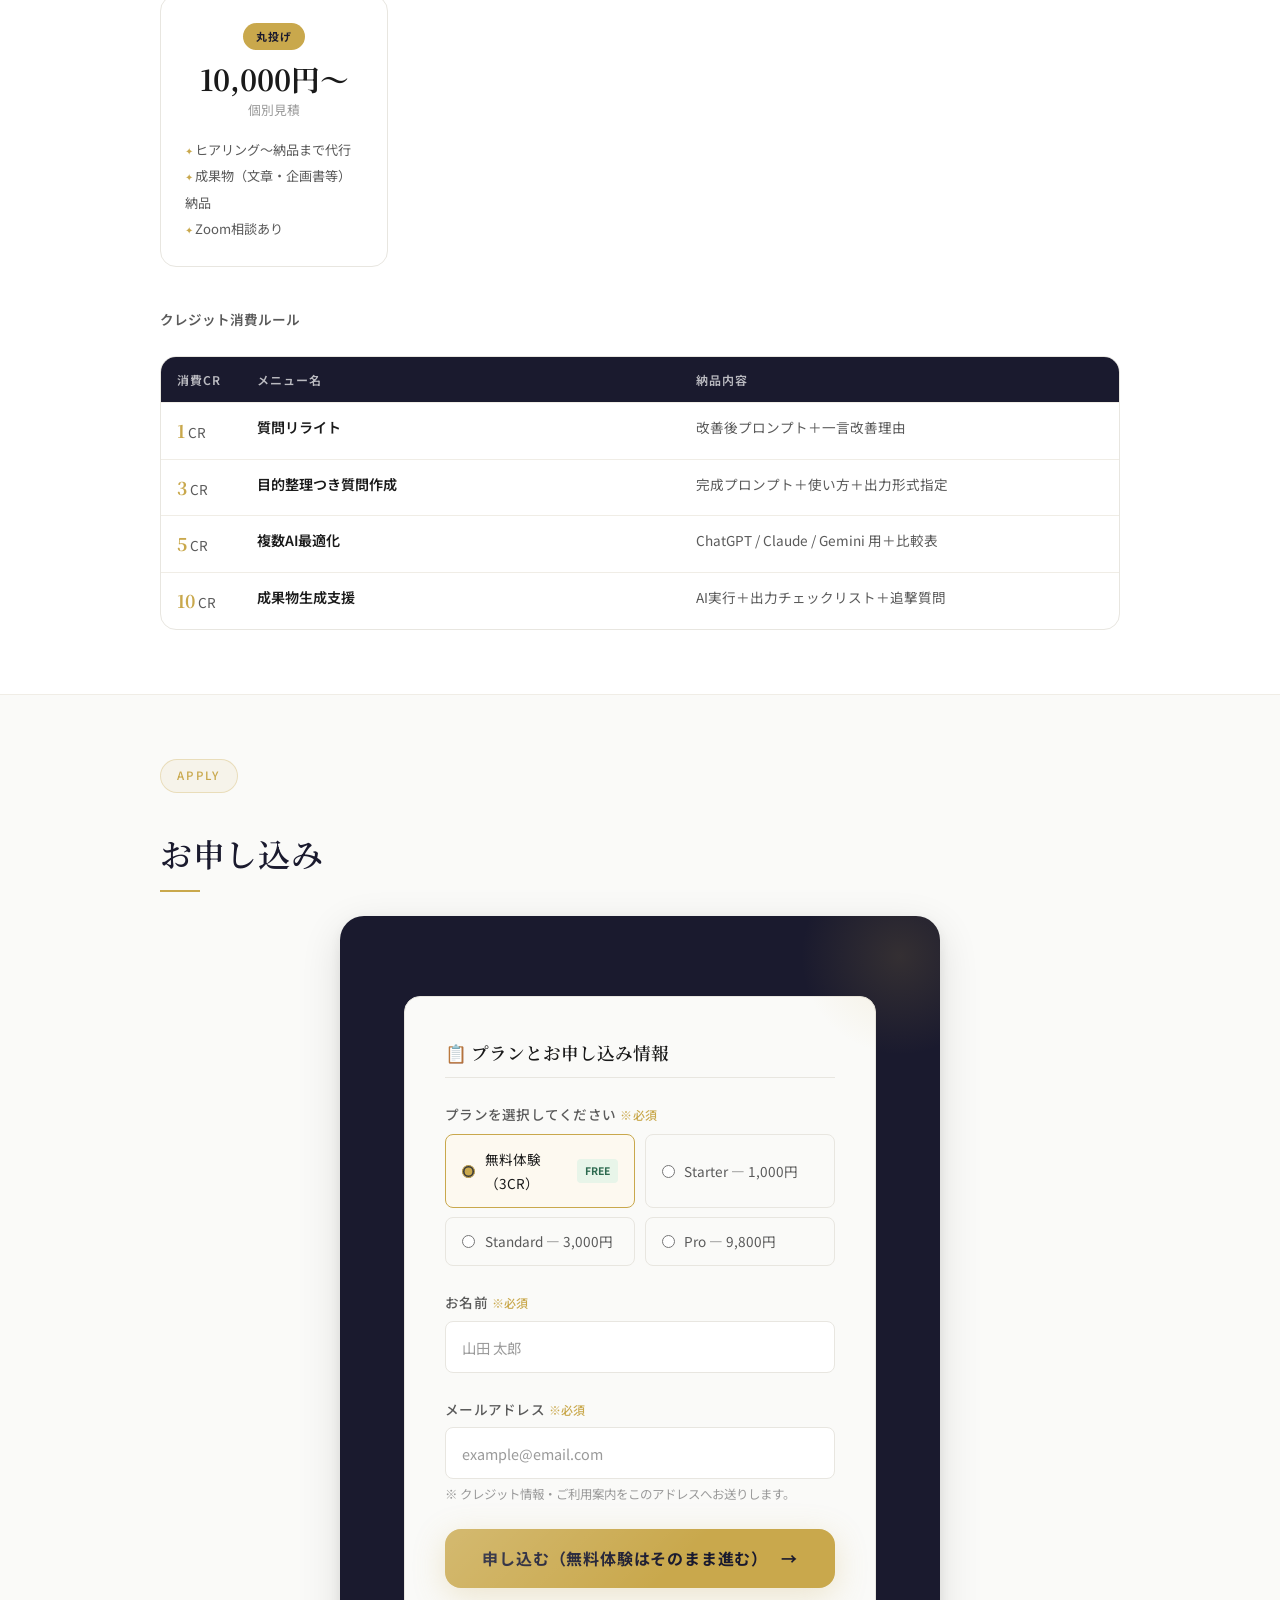
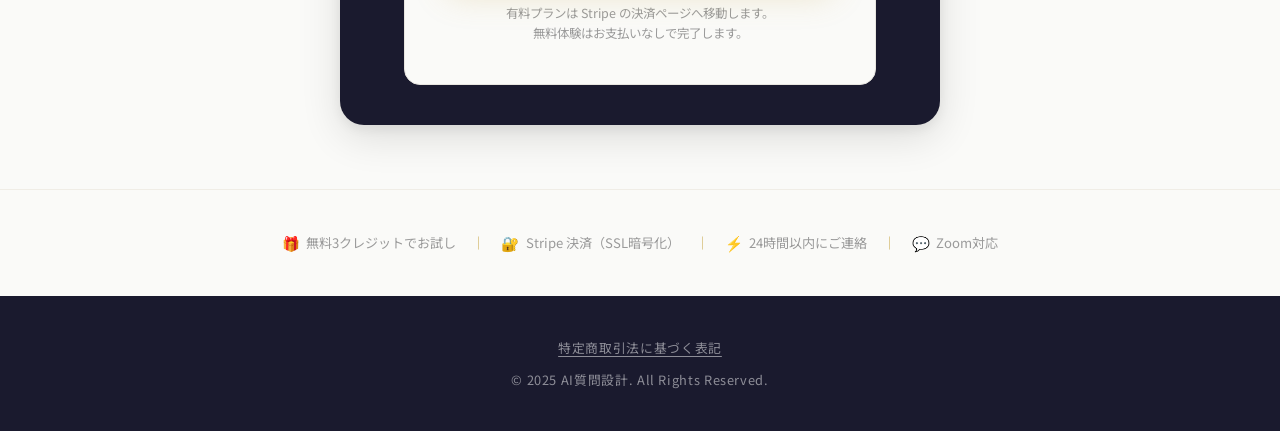
<file: index (1).html>
<!DOCTYPE html>
<html lang="ja">
<head>
  <meta charset="UTF-8">
  <meta name="viewport" content="width=device-width, initial-scale=1.0">
  <meta name="description" content="AIに何を聞けばよいか分からない方へ。あなたの目的を整理し、ChatGPT・Claude・GeminiからAIから使える答えを引き出す「完成質問文」を作ります。">
  <title>AI質問設計 | 完璧な質問を、あなたの代わりに。</title>
  <link rel="stylesheet" href="style.css">
  <style>
    /* ========================================
       追加スタイル（index.html専用）
       ======================================== */

    /* --- Before/After セクション --- */
    .ba-section {
      background: var(--color-bg);
      padding: var(--space-xl) var(--space-lg);
      border-top: 1px solid var(--color-border-light);
    }
    .ba-grid {
      max-width: 960px;
      margin: var(--space-lg) auto 0;
      display: flex;
      flex-direction: column;
      gap: var(--space-md);
    }
    .ba-card {
      background: var(--color-surface);
      border: 1px solid var(--color-border);
      border-radius: var(--radius-lg);
      overflow: hidden;
    }
    .ba-card-header {
      background: var(--color-accent);
      padding: 0.6rem 1.2rem;
      display: flex;
      align-items: center;
      gap: 0.8rem;
    }
    .ba-card-num {
      font-size: 0.7rem;
      color: var(--color-gold);
      font-weight: 600;
      letter-spacing: 0.1em;
    }
    .ba-card-title {
      font-size: 0.82rem;
      color: rgba(255,255,255,0.8);
      font-weight: 400;
    }
    .ba-score {
      margin-left: auto;
      font-size: 0.72rem;
      color: var(--color-gold);
      font-weight: 600;
    }
    .ba-body {
      display: grid;
      grid-template-columns: 1fr 40px 1fr;
      align-items: stretch;
    }
    .ba-before, .ba-after {
      padding: 1rem 1.2rem;
    }
    .ba-before {
      background: #f8f7f5;
      border-right: 1px solid var(--color-border);
    }
    .ba-after {
      background: var(--color-surface);
    }
    .ba-label {
      font-size: 0.68rem;
      font-weight: 600;
      letter-spacing: 0.1em;
      text-transform: uppercase;
      margin-bottom: 0.5rem;
    }
    .ba-label-before { color: var(--color-text-muted); }
    .ba-label-after  { color: var(--color-gold); }
    .ba-text {
      font-size: 0.88rem;
      line-height: 1.8;
      color: var(--color-text-primary);
      margin: 0;
    }
    .ba-text-before {
      color: var(--color-text-secondary);
      font-style: italic;
    }
    .ba-arrow-col {
      display: flex;
      align-items: center;
      justify-content: center;
      font-size: 1.1rem;
      color: var(--color-gold);
      background: #fdf9f0;
      border-right: 1px solid var(--color-border);
    }

    /* --- 料金プランセクション --- */
    .pricing-section {
      background: var(--color-surface);
      padding: var(--space-xl) var(--space-lg);
      border-top: 1px solid var(--color-border);
    }
    .pricing-grid {
      max-width: 960px;
      margin: var(--space-lg) auto 0;
      display: grid;
      grid-template-columns: repeat(auto-fit, minmax(200px, 1fr));
      gap: var(--space-sm);
    }
    .price-card {
      border: 1px solid var(--color-border);
      border-radius: var(--radius-lg);
      padding: var(--space-md);
      text-align: center;
      transition: transform var(--transition-base), box-shadow var(--transition-base);
    }
    .price-card:hover {
      transform: translateY(-3px);
      box-shadow: var(--shadow-md);
    }
    .price-card.featured {
      border-color: var(--color-gold);
      background: var(--color-accent);
      color: white;
    }
    .price-tag {
      display: inline-block;
      font-size: 0.68rem;
      font-weight: 700;
      letter-spacing: 0.12em;
      padding: 0.25rem 0.8rem;
      border-radius: 100px;
      margin-bottom: 0.8rem;
    }
    .price-tag-free    { background: #e8f5e9; color: #2d6a4f; }
    .price-tag-starter { background: #eeedfe; color: #534ab7; }
    .price-tag-std     { background: #eeedfe; color: #534ab7; }
    .price-tag-pro     { background: #faece7; color: #712b13; }
    .price-tag-marunage{ background: var(--color-gold); color: var(--color-accent); }
    .price-amount {
      font-family: var(--font-serif);
      font-size: 1.8rem;
      font-weight: 700;
      line-height: 1.1;
      margin-bottom: 0.2rem;
    }
    .price-amount.featured { color: var(--color-gold); }
    .price-cr {
      font-size: 0.8rem;
      color: var(--color-text-muted);
      margin-bottom: var(--space-sm);
    }
    .price-cr.featured { color: rgba(255,255,255,0.6); }
    .price-features {
      list-style: none;
      text-align: left;
      font-size: 0.82rem;
      line-height: 2;
      color: var(--color-text-secondary);
    }
    .price-features.featured { color: rgba(255,255,255,0.75); }
    .price-features li::before {
      content: '✦ ';
      color: var(--color-gold);
      font-size: 0.6rem;
    }

    /* --- クレジット消費表 --- */
    .credit-table {
      max-width: 960px;
      margin: var(--space-md) auto 0;
      border: 1px solid var(--color-border);
      border-radius: var(--radius-lg);
      overflow: hidden;
    }
    .credit-row {
      display: grid;
      grid-template-columns: 80px 1fr 1fr;
      border-bottom: 1px solid var(--color-border-light);
    }
    .credit-row:last-child { border-bottom: none; }
    .credit-row.header {
      background: var(--color-accent);
    }
    .credit-cell {
      padding: 0.75rem 1rem;
      font-size: 0.85rem;
      color: var(--color-text-secondary);
    }
    .credit-row.header .credit-cell {
      color: rgba(255,255,255,0.7);
      font-size: 0.75rem;
      font-weight: 600;
      letter-spacing: 0.08em;
    }
    .credit-num {
      font-family: var(--font-serif);
      font-size: 1.1rem;
      font-weight: 700;
      color: var(--color-gold);
    }
    .credit-name {
      font-weight: 600;
      color: var(--color-text-primary);
      font-size: 0.88rem;
    }

    /* --- ターゲットセクション --- */
    .target-section {
      background: var(--color-accent);
      padding: var(--space-xl) var(--space-lg);
    }
    .target-grid {
      max-width: 960px;
      margin: var(--space-lg) auto 0;
      display: grid;
      grid-template-columns: repeat(auto-fit, minmax(200px, 1fr));
      gap: var(--space-sm);
    }
    .target-card {
      background: rgba(255,255,255,0.05);
      border: 1px solid rgba(255,255,255,0.1);
      border-radius: var(--radius-lg);
      padding: var(--space-md);
    }
    .target-icon {
      font-size: 1.6rem;
      margin-bottom: 0.5rem;
      display: block;
    }
    .target-title {
      font-size: 0.9rem;
      font-weight: 600;
      color: var(--color-gold);
      margin-bottom: 0.4rem;
    }
    .target-desc {
      font-size: 0.8rem;
      color: rgba(255,255,255,0.6);
      line-height: 1.7;
    }

    /* --- 申し込みフォームセクション --- */
    .apply-section {
      background: var(--color-bg);
      padding: var(--space-xl) var(--space-lg);
      border-top: 1px solid var(--color-border-light);
    }
    .apply-wrapper {
      max-width: 600px;
      margin: 0 auto;
    }
    .plan-select-group {
      margin-bottom: var(--space-md);
    }
    .plan-options {
      display: grid;
      grid-template-columns: 1fr 1fr;
      gap: 0.6rem;
      margin-top: 0.5rem;
    }
    .plan-option {
      display: flex;
      align-items: center;
      gap: 0.6rem;
      padding: 0.7rem 1rem;
      border: 1.5px solid var(--color-border);
      border-radius: var(--radius-md);
      cursor: pointer;
      font-size: 0.85rem;
      color: var(--color-text-secondary);
      transition: border-color var(--transition-fast), background var(--transition-fast);
    }
    .plan-option input[type="radio"] {
      accent-color: var(--color-gold);
    }
    .plan-option:has(input:checked) {
      border-color: var(--color-gold);
      background: #fdf9f0;
      color: var(--color-text-primary);
    }
    .free-badge {
      display: inline-block;
      font-size: 0.65rem;
      font-weight: 700;
      padding: 0.15rem 0.5rem;
      background: #e8f5e9;
      color: #2d6a4f;
      border-radius: 4px;
      margin-left: 0.3rem;
    }

    /* レスポンシブ */
    @media (max-width: 600px) {
      .ba-body {
        grid-template-columns: 1fr;
      }
      .ba-arrow-col {
        padding: 0.4rem;
        transform: rotate(90deg);
        border-right: none;
        border-top: 1px solid var(--color-border);
        border-bottom: 1px solid var(--color-border);
      }
      .plan-options {
        grid-template-columns: 1fr;
      }
      .credit-row {
        grid-template-columns: 60px 1fr;
      }
      .credit-row .credit-cell:last-child {
        display: none;
      }
    }
  </style>
</head>
<body>

  <!-- ヘッダー -->
  <header class="site-header">
    <div class="header-inner">
      <span class="header-logo">✦ AI質問設計</span>
      <span class="header-badge">完璧な質問を、あなたの代わりに。</span>
    </div>
  </header>

  <!-- ========================================
       ヒーロー
       ======================================== -->
  <section class="hero">
    <p class="hero-eyebrow fade-in fade-in-delay-1">AI Question Design Service</p>
    <h1 class="hero-title fade-in fade-in-delay-2">
      AIに何を聞けばいいか、<br>
      <span>分からなくていい。</span>
    </h1>
    <p class="hero-subtitle fade-in fade-in-delay-3">
      ChatGPT・Claude・Gemini は優秀です。<br>
      でも、質問が曖昧だと答えも曖昧になります。<br>
      あなたの目的を整理し、AIから使える答えを<br>
      引き出す「完成質問文」を作ります。
    </p>
    <p style="color:rgba(255,255,255,0.5); font-size:0.8rem; margin-top: -0.5rem;" class="fade-in fade-in-delay-3">
      まずは無料3クレジットでお試しください
    </p>
  </section>

  <!-- ========================================
       こんな方へ（ターゲット）
       ======================================== -->
  <section class="target-section">
    <div style="max-width:960px; margin:0 auto;">
      <p class="hero-eyebrow" style="display:inline-block; color:var(--color-gold); border-color:rgba(201,168,76,0.4);">For You</p>
      <h2 class="section-title" style="color:white; margin-top:0.5rem;">こんな方に使われています</h2>
      <div class="section-divider"></div>
    </div>
    <div class="target-grid">
      <div class="target-card">
        <span class="target-icon">🏪</span>
        <p class="target-title">個人事業主・小規模経営者</p>
        <p class="target-desc">補助金申請文・SNS投稿・採用文・業務改善など、何をどう聞けばよいか分からない</p>
      </div>
      <div class="target-card">
        <span class="target-icon">⚖️</span>
        <p class="target-title">士業・専門職</p>
        <p class="target-desc">法律・税務・医療周辺の専門業務でAI回答の精度を上げたい</p>
      </div>
      <div class="target-card">
        <span class="target-icon">✍️</span>
        <p class="target-title">クリエイター・講師</p>
        <p class="target-desc">企画・台本・商品説明・セミナー資料をAIで効率化したいが使いこなせていない</p>
      </div>
      <div class="target-card">
        <span class="target-icon">💼</span>
        <p class="target-title">会社員・副業者</p>
        <p class="target-desc">レポート・調査・メール・資料作成でAIを使いたいが思った答えが返ってこない</p>
      </div>
    </div>
  </section>

  <!-- ========================================
       Before / After
       ======================================== -->
  <section class="ba-section">
    <div style="max-width:960px; margin:0 auto;">
      <p class="hero-eyebrow" style="display:inline-block; color:var(--color-gold); border-color:rgba(201,168,76,0.3); background:rgba(201,168,76,0.08);">Before / After</p>
      <h2 class="section-title" style="margin-top:0.5rem;">質問が変わると、答えが変わる</h2>
      <div class="section-divider"></div>
      <p class="section-desc">同じAIに同じテーマを聞いても、質問の設計次第で出力の品質は大きく変わります。</p>
    </div>

    <div class="ba-grid">

      <!-- Case 01 -->
      <div class="ba-card">
        <div class="ba-card-header">
          <span class="ba-card-num">CASE 01</span>
          <span class="ba-card-title">SNS投稿作成 ／ 美容サロン</span>
          <span class="ba-score">スコア 9 → 32点</span>
        </div>
        <div class="ba-body">
          <div class="ba-before">
            <p class="ba-label ba-label-before">Before</p>
            <p class="ba-text ba-text-before">「インスタ投稿を考えて」</p>
          </div>
          <div class="ba-arrow-col">→</div>
          <div class="ba-after">
            <p class="ba-label ba-label-after">After（設計済みプロンプト）</p>
            <p class="ba-text">あなたは美容サロンのSNSマーケターです。30代女性向けの小規模ヘアサロンが、初回予約につながるInstagram投稿を10本作成してください。トーンは親しみやすく・押し売り感なし・各投稿にCTAあり・120文字以内・ハッシュタグ5個以内。<strong>出力は表形式で。</strong></p>
          </div>
        </div>
      </div>

      <!-- Case 02 -->
      <div class="ba-card">
        <div class="ba-card-header">
          <span class="ba-card-num">CASE 02</span>
          <span class="ba-card-title">営業メール ／ コンサル・士業</span>
          <span class="ba-score">スコア 8 → 31点</span>
        </div>
        <div class="ba-body">
          <div class="ba-before">
            <p class="ba-label ba-label-before">Before</p>
            <p class="ba-text ba-text-before">「営業メールを作って」</p>
          </div>
          <div class="ba-arrow-col">→</div>
          <div class="ba-after">
            <p class="ba-label ba-label-after">After（設計済みプロンプト）</p>
            <p class="ba-text">中小企業の経営者（製造業・10〜50名）向けの経営コンサル初回営業メール。件名案3つ＋本文400字以内。アポ獲得が目的。押し売り感なし・対等なトーン・末尾に「15分だけ」形式のCTA。<strong>件名と本文をセットで出力。</strong></p>
          </div>
        </div>
      </div>

      <!-- Case 03 -->
      <div class="ba-card">
        <div class="ba-card-header">
          <span class="ba-card-num">CASE 03</span>
          <span class="ba-card-title">競合調査 ／ 経営者・副業者</span>
          <span class="ba-score">スコア 7 → 30点</span>
        </div>
        <div class="ba-body">
          <div class="ba-before">
            <p class="ba-label ba-label-before">Before</p>
            <p class="ba-text ba-text-before">「競合を調べて」</p>
          </div>
          <div class="ba-arrow-col">→</div>
          <div class="ba-after">
            <p class="ba-label ba-label-after">After（設計済みプロンプト）</p>
            <p class="ba-text">日本国内のAIプロンプト代行サービスの競合調査。目的は新規参入時の差別化ポイント発見。個人事業主向けに絞り、主要5件を表形式・価格帯・弱点・差別化案3つ以上。<strong>事実と推測を分けて記載。</strong></p>
          </div>
        </div>
      </div>

      <!-- Case 04 -->
      <div class="ba-card">
        <div class="ba-card-header">
          <span class="ba-card-num">CASE 04</span>
          <span class="ba-card-title">セミナー企画書 ／ 講師・コンサル</span>
          <span class="ba-score">スコア 6 → 31点</span>
        </div>
        <div class="ba-body">
          <div class="ba-before">
            <p class="ba-label ba-label-before">Before</p>
            <p class="ba-text ba-text-before">「セミナーの企画書を作って」</p>
          </div>
          <div class="ba-arrow-col">→</div>
          <div class="ba-after">
            <p class="ba-label ba-label-after">After（設計済みプロンプト）</p>
            <p class="ba-text">中小企業向けChatGPT活用入門・オンライン90分・15,000円のセミナー企画書。タイトル案3つ・開催背景・参加者が得られること3点・カリキュラム・参加費根拠を含む。<strong>協賛提案・LP素材として使う前提で。</strong></p>
          </div>
        </div>
      </div>

      <!-- Case 05 -->
      <div class="ba-card">
        <div class="ba-card-header">
          <span class="ba-card-num">CASE 05</span>
          <span class="ba-card-title">商品説明文 ／ EC・小規模ショップ</span>
          <span class="ba-score">スコア 8 → 33点</span>
        </div>
        <div class="ba-body">
          <div class="ba-before">
            <p class="ba-label ba-label-before">Before</p>
            <p class="ba-text ba-text-before">「商品説明を書いて」</p>
          </div>
          <div class="ba-arrow-col">→</div>
          <div class="ba-after">
            <p class="ba-label ba-label-after">After（設計済みプロンプト）</p>
            <p class="ba-text">手作りレザーウォレット（栃木レザー・職人手縫い・18,000円）のEC説明文。30〜50代男性・本物志向向け。200〜250字・最初の一文で「なぜこの財布か」を伝える・安売り表現禁止・経年変化の体験をイメージさせる。<strong>説明文本文のみ出力。</strong></p>
          </div>
        </div>
      </div>

    </div>
  </section>

  <!-- ========================================
       料金プラン
       ======================================== -->
  <section class="pricing-section">
    <div style="max-width:960px; margin:0 auto;">
      <p class="hero-eyebrow" style="display:inline-block; color:var(--color-gold); border-color:rgba(201,168,76,0.3); background:rgba(201,168,76,0.08);">Pricing</p>
      <h2 class="section-title" style="margin-top:0.5rem;">料金プラン（クレジット制）</h2>
      <div class="section-divider"></div>
      <p class="section-desc">まずは無料クレジットでBefore/Afterを体験してください。</p>
    </div>

    <div class="pricing-grid">

      <div class="price-card">
        <span class="price-tag price-tag-free">無料体験</span>
        <p class="price-amount">0円</p>
        <p class="price-cr">3クレジット付与</p>
        <ul class="price-features">
          <li>質問改善 1回</li>
          <li>Before/After確認</li>
          <li>改善理由つき</li>
        </ul>
      </div>

      <div class="price-card">
        <span class="price-tag price-tag-starter">Starter</span>
        <p class="price-amount">1,000円</p>
        <p class="price-cr">5クレジット</p>
        <ul class="price-features">
          <li>質問リライト × 5回</li>
          <li>改善理由つき</li>
          <li>有効期限なし</li>
        </ul>
      </div>

      <div class="price-card featured">
        <span class="price-tag price-tag-marunage">Standard</span>
        <p class="price-amount featured">3,000円</p>
        <p class="price-cr featured">20クレジット</p>
        <ul class="price-features featured">
          <li>質問設計 × 6回以上</li>
          <li>目的整理＋使い方付き</li>
          <li>複数AI対応も可</li>
        </ul>
      </div>

      <div class="price-card">
        <span class="price-tag price-tag-pro">Pro</span>
        <p class="price-amount">9,800円</p>
        <p class="price-cr">80クレジット</p>
        <ul class="price-features">
          <li>大量依頼・業務改善向け</li>
          <li>成果物生成支援も可</li>
          <li>追撃質問・チェックリスト付き</li>
        </ul>
      </div>

      <div class="price-card">
        <span class="price-tag price-tag-marunage">丸投げ</span>
        <p class="price-amount">10,000円〜</p>
        <p class="price-cr">個別見積</p>
        <ul class="price-features">
          <li>ヒアリング〜納品まで代行</li>
          <li>成果物（文章・企画書等）納品</li>
          <li>Zoom相談あり</li>
        </ul>
      </div>

    </div>

    <!-- クレジット消費表 -->
    <div style="max-width:960px; margin:var(--space-lg) auto 0;">
      <p style="font-size:0.85rem; font-weight:600; color:var(--color-text-secondary); margin-bottom:0.8rem;">クレジット消費ルール</p>
      <div class="credit-table">
        <div class="credit-row header">
          <div class="credit-cell">消費CR</div>
          <div class="credit-cell">メニュー名</div>
          <div class="credit-cell">納品内容</div>
        </div>
        <div class="credit-row">
          <div class="credit-cell"><span class="credit-num">1</span> CR</div>
          <div class="credit-cell"><span class="credit-name">質問リライト</span></div>
          <div class="credit-cell">改善後プロンプト＋一言改善理由</div>
        </div>
        <div class="credit-row">
          <div class="credit-cell"><span class="credit-num">3</span> CR</div>
          <div class="credit-cell"><span class="credit-name">目的整理つき質問作成</span></div>
          <div class="credit-cell">完成プロンプト＋使い方＋出力形式指定</div>
        </div>
        <div class="credit-row">
          <div class="credit-cell"><span class="credit-num">5</span> CR</div>
          <div class="credit-cell"><span class="credit-name">複数AI最適化</span></div>
          <div class="credit-cell">ChatGPT / Claude / Gemini 用＋比較表</div>
        </div>
        <div class="credit-row">
          <div class="credit-cell"><span class="credit-num">10</span> CR</div>
          <div class="credit-cell"><span class="credit-name">成果物生成支援</span></div>
          <div class="credit-cell">AI実行＋出力チェックリスト＋追撃質問</div>
        </div>
      </div>
    </div>
  </section>

  <!-- ========================================
       申し込みフォーム
       ======================================== -->
  <section class="apply-section">
    <div style="max-width:960px; margin:0 auto; margin-bottom: var(--space-md);">
      <p class="hero-eyebrow" style="display:inline-block; color:var(--color-gold); border-color:rgba(201,168,76,0.3); background:rgba(201,168,76,0.08);">Apply</p>
      <h2 class="section-title" style="margin-top:0.5rem;">お申し込み</h2>
      <div class="section-divider"></div>
    </div>

    <div class="apply-wrapper">
      <div class="plan-card">

        <!-- プラン選択 -->
        <div class="form-section">
          <p class="form-section-title">📋 プランとお申し込み情報</p>

          <form id="apply-form" novalidate>

            <!-- プラン選択 -->
            <div class="form-group plan-select-group">
              <label class="form-label">プランを選択してください<span class="required">※必須</span></label>
              <div class="plan-options">
                <label class="plan-option">
                  <input type="radio" name="plan" value="無料体験（3CR）" checked>
                  無料体験（3CR）<span class="free-badge">FREE</span>
                </label>
                <label class="plan-option">
                  <input type="radio" name="plan" value="Starter（5CR・1,000円）">
                  Starter — 1,000円
                </label>
                <label class="plan-option">
                  <input type="radio" name="plan" value="Standard（20CR・3,000円）">
                  Standard — 3,000円
                </label>
                <label class="plan-option">
                  <input type="radio" name="plan" value="Pro（80CR・9,800円）">
                  Pro — 9,800円
                </label>
              </div>
            </div>

            <!-- 氏名 -->
            <div class="form-group">
              <label class="form-label" for="customer-name">
                お名前<span class="required">※必須</span>
              </label>
              <input type="text" id="customer-name" name="name" class="form-input"
                placeholder="山田 太郎" autocomplete="name" required>
              <p class="error-message" id="name-error" role="alert"></p>
            </div>

            <!-- メール -->
            <div class="form-group">
              <label class="form-label" for="customer-email">
                メールアドレス<span class="required">※必須</span>
              </label>
              <input type="email" id="customer-email" name="email" class="form-input"
                placeholder="example@email.com" autocomplete="email" required>
              <p class="error-message" id="email-error" role="alert"></p>
              <p class="form-note">
                ※ クレジット情報・ご利用案内をこのアドレスへお送りします。
              </p>
            </div>

            <!-- 送信ボタン -->
            <button type="submit" id="submit-btn" class="btn-primary">
              申し込む（無料体験はそのまま進む）
              <span class="btn-arrow">→</span>
            </button>

            <p class="form-note text-center mt-sm">
              有料プランは Stripe の決済ページへ移動します。<br>
              無料体験はお支払いなしで完了します。
            </p>

          </form>
        </div>

      </div>
    </div>
  </section>

  <!-- 信頼バッジ -->
  <section class="trust-section">
    <div class="trust-inner">
      <span class="trust-item">
        <span class="trust-item-icon">🎁</span>
        無料3クレジットでお試し
      </span>
      <span class="trust-item" style="color:var(--color-gold);">｜</span>
      <span class="trust-item">
        <span class="trust-item-icon">🔐</span>
        Stripe 決済（SSL暗号化）
      </span>
      <span class="trust-item" style="color:var(--color-gold);">｜</span>
      <span class="trust-item">
        <span class="trust-item-icon">⚡</span>
        24時間以内にご連絡
      </span>
      <span class="trust-item" style="color:var(--color-gold);">｜</span>
      <span class="trust-item">
        <span class="trust-item-icon">💬</span>
        Zoom対応
      </span>
    </div>
  </section>

  <!-- フッター -->
  <footer class="site-footer">
    <p style="margin-bottom:0.6rem;">
      <a href="legal.html" style="color:rgba(255,255,255,0.5); font-size:0.8rem; text-decoration:underline; text-underline-offset:3px;">
        特定商取引法に基づく表記
      </a>
    </p>
    <p>&copy; 2025 AI質問設計. All Rights Reserved.</p>
  </footer>

  <script src="script.js"></script>
  <script>
    // プラン選択に応じてボタンテキストを変更
    document.querySelectorAll('input[name="plan"]').forEach(function(radio) {
      radio.addEventListener('change', function() {
        var btn = document.getElementById('submit-btn');
        if (this.value.includes('無料')) {
          btn.innerHTML = '無料体験を始める（お支払いなし）<span class="btn-arrow">→</span>';
        } else {
          btn.innerHTML = '申し込む（Stripeへ）<span class="btn-arrow">→</span>';
        }
      });
    });
  </script>

</body>
</html>
</file>
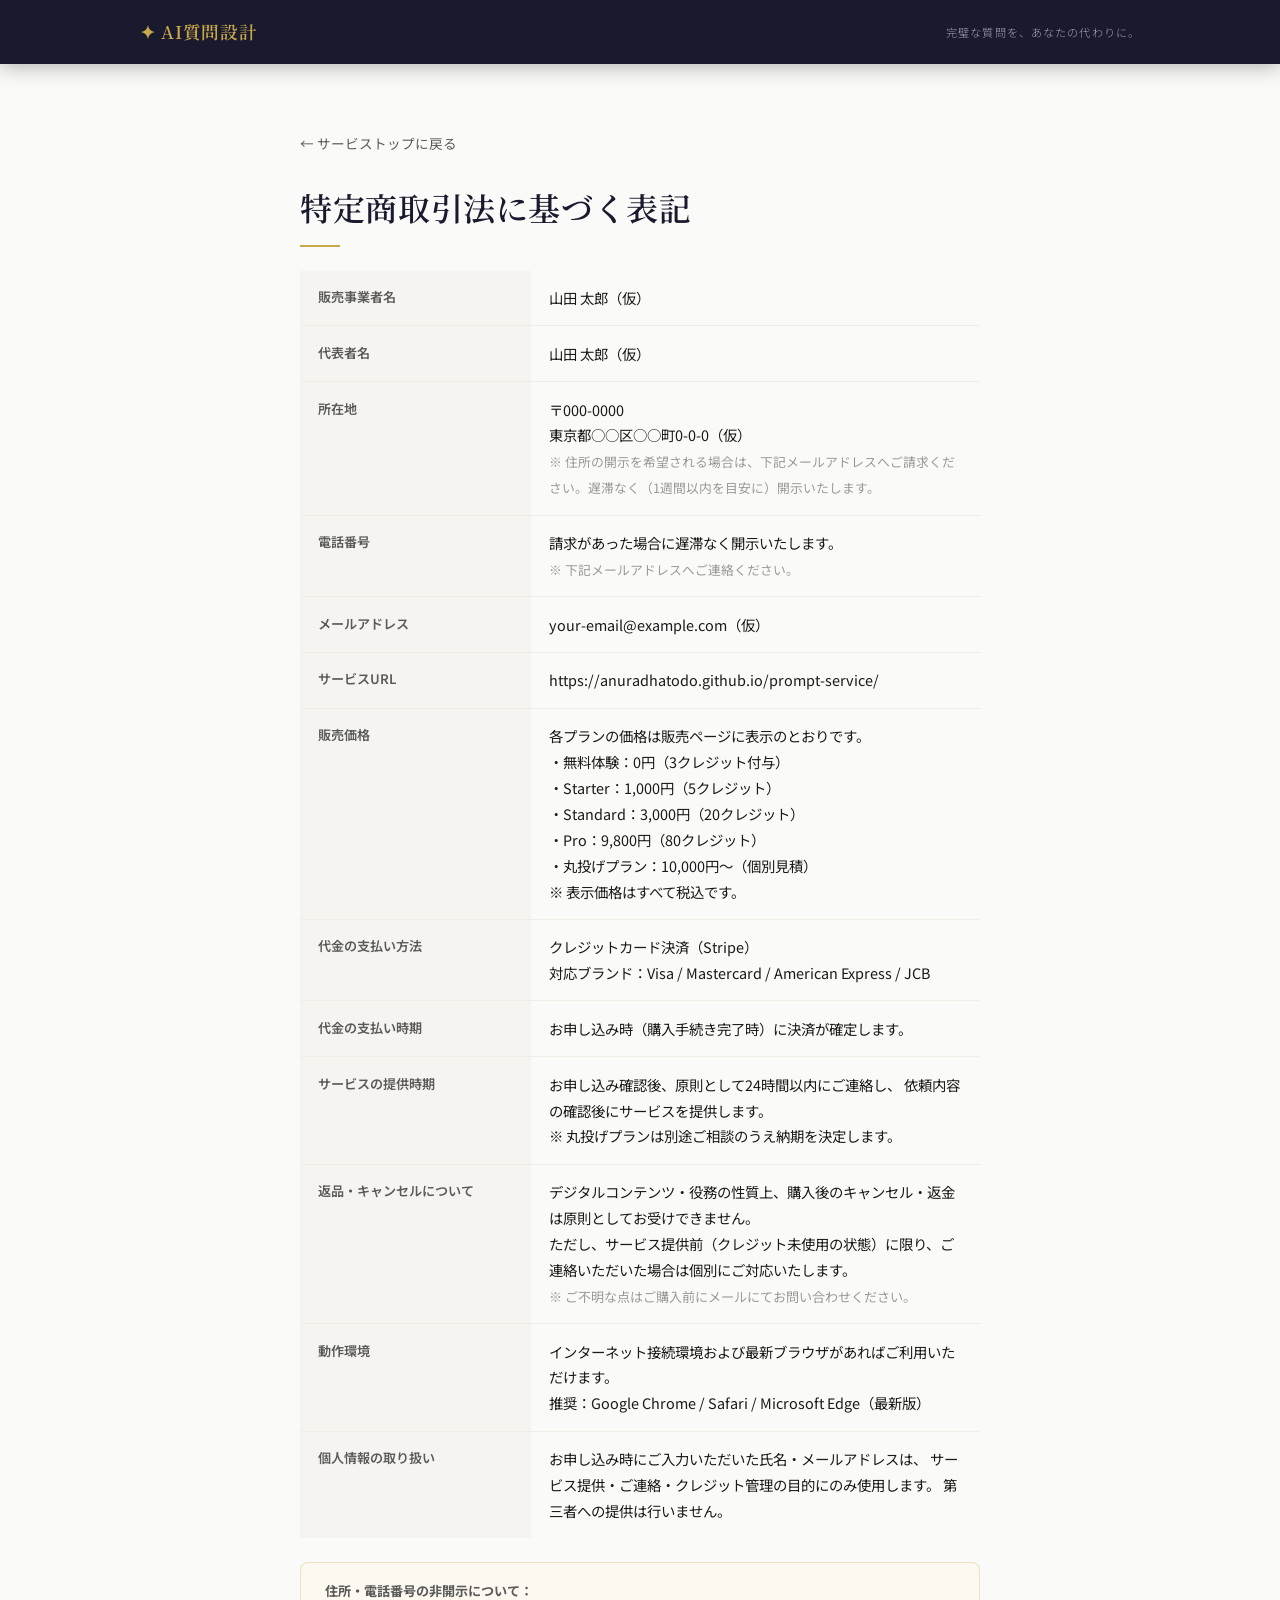
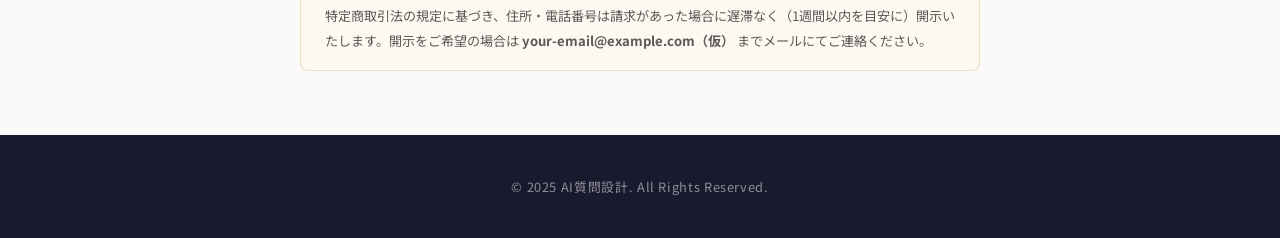
<file: legal.html>
<!DOCTYPE html>
<html lang="ja">
<head>
  <meta charset="UTF-8">
  <meta name="viewport" content="width=device-width, initial-scale=1.0">
  <title>特定商取引法に基づく表記 | AI質問設計</title>
  <link rel="stylesheet" href="style.css">
  <style>
    .legal-wrap {
      max-width: 760px;
      margin: 0 auto;
      padding: var(--space-xl) var(--space-lg);
    }
    .legal-table {
      width: 100%;
      border-collapse: collapse;
      margin-top: var(--space-md);
      font-size: 0.9rem;
    }
    .legal-table th,
    .legal-table td {
      padding: 0.9rem 1.1rem;
      border-bottom: 1px solid var(--color-border-light);
      vertical-align: top;
      line-height: 1.8;
      text-align: left;
    }
    .legal-table th {
      width: 34%;
      background: #f5f4f1;
      color: var(--color-text-secondary);
      font-weight: 600;
      font-size: 0.82rem;
      white-space: nowrap;
    }
    .legal-table td {
      color: var(--color-text-primary);
    }
    .legal-table tr:last-child th,
    .legal-table tr:last-child td {
      border-bottom: none;
    }
    .legal-note {
      background: #fdf9f0;
      border: 1px solid rgba(201,168,76,0.3);
      border-radius: var(--radius-md);
      padding: var(--space-sm) var(--space-md);
      font-size: 0.82rem;
      color: var(--color-text-secondary);
      margin-top: var(--space-md);
      line-height: 1.9;
    }
    .back-link {
      display: inline-flex;
      align-items: center;
      gap: 0.4rem;
      font-size: 0.85rem;
      color: var(--color-text-secondary);
      text-decoration: none;
      margin-bottom: var(--space-md);
    }
    .back-link:hover { color: var(--color-text-primary); }
    @media (max-width: 600px) {
      .legal-table th { width: 38%; font-size: 0.78rem; }
      .legal-table th, .legal-table td { padding: 0.7rem 0.8rem; font-size: 0.83rem; }
    }
  </style>
</head>
<body>

  <header class="site-header">
    <div class="header-inner">
      <span class="header-logo">✦ AI質問設計</span>
      <span class="header-badge">完璧な質問を、あなたの代わりに。</span>
    </div>
  </header>

  <div class="legal-wrap">

    <a href="index.html" class="back-link">← サービストップに戻る</a>

    <h1 class="section-title">特定商取引法に基づく表記</h1>
    <div class="section-divider"></div>

    <table class="legal-table">

      <tr>
        <th>販売事業者名</th>
        <td>山田 太郎（仮）</td>
      </tr>

      <tr>
        <th>代表者名</th>
        <td>山田 太郎（仮）</td>
      </tr>

      <tr>
        <th>所在地</th>
        <td>
          〒000-0000<br>
          東京都○○区○○町0-0-0（仮）<br>
          <span style="font-size:0.8rem; color:var(--color-text-muted);">
            ※ 住所の開示を希望される場合は、下記メールアドレスへご請求ください。遅滞なく（1週間以内を目安に）開示いたします。
          </span>
        </td>
      </tr>

      <tr>
        <th>電話番号</th>
        <td>
          請求があった場合に遅滞なく開示いたします。<br>
          <span style="font-size:0.8rem; color:var(--color-text-muted);">
            ※ 下記メールアドレスへご連絡ください。
          </span>
        </td>
      </tr>

      <tr>
        <th>メールアドレス</th>
        <td>your-email@example.com（仮）</td>
      </tr>

      <tr>
        <th>サービスURL</th>
        <td>https://anuradhatodo.github.io/prompt-service/</td>
      </tr>

      <tr>
        <th>販売価格</th>
        <td>
          各プランの価格は販売ページに表示のとおりです。<br>
          ・無料体験：0円（3クレジット付与）<br>
          ・Starter：1,000円（5クレジット）<br>
          ・Standard：3,000円（20クレジット）<br>
          ・Pro：9,800円（80クレジット）<br>
          ・丸投げプラン：10,000円〜（個別見積）<br>
          ※ 表示価格はすべて税込です。
        </td>
      </tr>

      <tr>
        <th>代金の支払い方法</th>
        <td>
          クレジットカード決済（Stripe）<br>
          対応ブランド：Visa / Mastercard / American Express / JCB
        </td>
      </tr>

      <tr>
        <th>代金の支払い時期</th>
        <td>お申し込み時（購入手続き完了時）に決済が確定します。</td>
      </tr>

      <tr>
        <th>サービスの提供時期</th>
        <td>
          お申し込み確認後、原則として24時間以内にご連絡し、
          依頼内容の確認後にサービスを提供します。<br>
          ※ 丸投げプランは別途ご相談のうえ納期を決定します。
        </td>
      </tr>

      <tr>
        <th>返品・キャンセルについて</th>
        <td>
          デジタルコンテンツ・役務の性質上、購入後のキャンセル・返金は原則としてお受けできません。<br>
          ただし、サービス提供前（クレジット未使用の状態）に限り、ご連絡いただいた場合は個別にご対応いたします。<br>
          <span style="font-size:0.82rem; color:var(--color-text-muted);">
            ※ ご不明な点はご購入前にメールにてお問い合わせください。
          </span>
        </td>
      </tr>

      <tr>
        <th>動作環境</th>
        <td>
          インターネット接続環境および最新ブラウザがあればご利用いただけます。<br>
          推奨：Google Chrome / Safari / Microsoft Edge（最新版）
        </td>
      </tr>

      <tr>
        <th>個人情報の取り扱い</th>
        <td>
          お申し込み時にご入力いただいた氏名・メールアドレスは、
          サービス提供・ご連絡・クレジット管理の目的にのみ使用します。
          第三者への提供は行いません。
        </td>
      </tr>

    </table>

    <div class="legal-note">
      <strong>住所・電話番号の非開示について：</strong><br>
      特定商取引法の規定に基づき、住所・電話番号は請求があった場合に遅滞なく（1週間以内を目安に）開示いたします。開示をご希望の場合は <strong>your-email@example.com（仮）</strong> までメールにてご連絡ください。
    </div>

  </div>

  <footer class="site-footer">
    <p>&copy; 2025 AI質問設計. All Rights Reserved.</p>
  </footer>

</body>
</html>
</file>
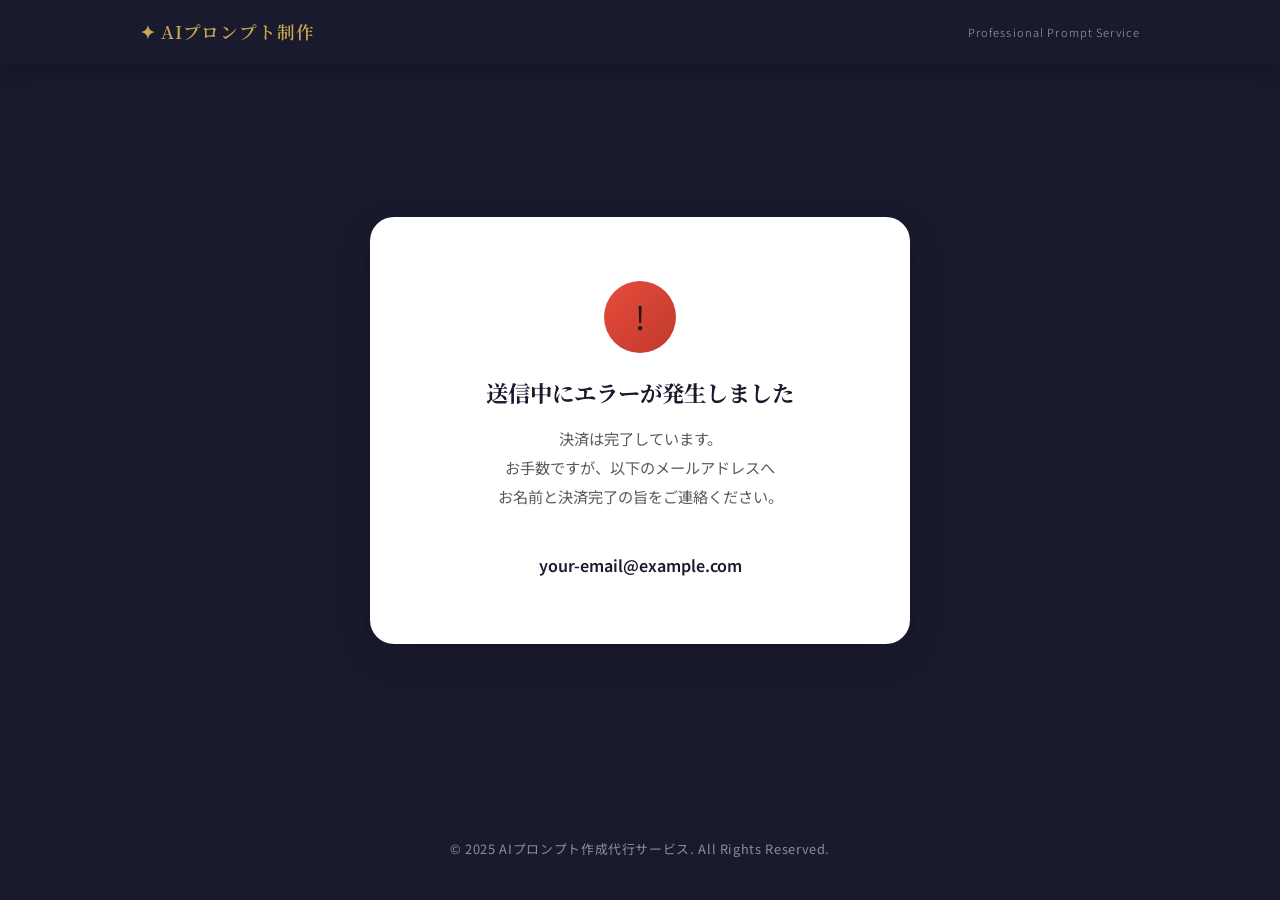
<file: success.html>
<!DOCTYPE html>
<html lang="ja">
<head>
  <meta charset="UTF-8">
  <meta name="viewport" content="width=device-width, initial-scale=1.0">
  <title>お申し込みありがとうございます | AIプロンプト作成代行サービス</title>

  <!-- スタイルシート読み込み -->
  <link rel="stylesheet" href="style.css">
</head>
<body class="thanks-page">

  <!-- ========================================
       ヘッダー
       ======================================== -->
  <header class="site-header">
    <div class="header-inner">
      <span class="header-logo">✦ AIプロンプト制作</span>
      <span class="header-badge">Professional Prompt Service</span>
    </div>
  </header>

  <!-- ========================================
       サンクスページ メインコンテンツ
       ======================================== -->
  <main class="thanks-hero">

    <!-- ローディング中の表示 -->
    <div class="loading-state is-visible" id="loading-state">
      <span class="spinner" style="border-color:#c9a84c; border-top-color:transparent;"></span>
      <span style="color:rgba(255,255,255,0.7);">情報を送信中...</span>
    </div>

    <!-- サンクスカード（送信完了後に表示） -->
    <div class="thanks-card hidden" id="thanks-card">

      <!-- アイコン -->
      <div class="thanks-icon">✓</div>

      <!-- タイトル -->
      <h1 class="thanks-title">
        決済ありがとうございます
      </h1>

      <!-- 顧客名（JavaScript で挿入） -->
      <p class="thanks-subtitle">
        <span class="thanks-name" id="customer-name-display"></span>様、<br>
        この度はAプランにお申し込みいただき<br>
        ありがとうございます。
      </p>

      <!-- ポイント付与バッジ -->
      <div class="thanks-points-badge">
        ★ 100ポイントを付与しました
      </div>

      <!-- メッセージ -->
      <p class="thanks-subtitle" style="font-size:0.9rem;">
        ご登録内容を確認の上、<strong>24時間以内</strong>にメールにてご連絡いたします。
      </p>

      <div class="thanks-divider"></div>

      <!-- 今後の流れ -->
      <div class="thanks-steps">
        <p class="thanks-steps-title">今後の流れ</p>

        <div class="thanks-step">
          <span class="thanks-step-num">1</span>
          <p class="thanks-step-text">
            <strong>メールをご確認ください</strong><br>
            登録のメールアドレスへ自動返信メールをお送りしました。
          </p>
        </div>

        <div class="thanks-step">
          <span class="thanks-step-num">2</span>
          <p class="thanks-step-text">
            <strong>担当者からご連絡</strong><br>
            24時間以内に担当者よりメールにてご連絡いたします。
          </p>
        </div>

        <div class="thanks-step">
          <span class="thanks-step-num">3</span>
          <p class="thanks-step-text">
            <strong>ヒアリング（Zoom）</strong><br>
            ご都合の良い日程でZoomにてヒアリングを実施します。
          </p>
        </div>

        <div class="thanks-step">
          <span class="thanks-step-num">4</span>
          <p class="thanks-step-text">
            <strong>プロンプト納品</strong><br>
            ヒアリング内容をもとにプロンプトを作成し、納品いたします。
          </p>
        </div>
      </div>

    </div>
    <!-- /thanks-card -->

    <!-- エラー時の表示 -->
    <div class="thanks-card hidden" id="error-card" style="text-align:center;">
      <div class="thanks-icon" style="background: linear-gradient(135deg, #e74c3c, #c0392b);">!</div>
      <h2 class="thanks-title" style="font-size:1.4rem;">
        送信中にエラーが発生しました
      </h2>
      <p class="thanks-subtitle">
        決済は完了しています。<br>
        お手数ですが、以下のメールアドレスへ<br>
        お名前と決済完了の旨をご連絡ください。
      </p>
      <p style="font-weight:600; color:#1a1a2e; font-size:1rem;">
        <!-- 管理者メールアドレス（README.mdに従い設定してください） -->
        your-email@example.com
      </p>
    </div>

  </main>

  <!-- ========================================
       フッター
       ======================================== -->
  <footer class="site-footer">
    <p>&copy; 2025 AIプロンプト作成代行サービス. All Rights Reserved.</p>
  </footer>

  <!-- ========================================
       JavaScript
       ======================================== -->
  <script>
    /**
     * success.html のメインスクリプト
     *
     * 処理の流れ:
     *   1. localStorage から顧客情報を取得
     *   2. Google Apps Script (GAS) へ POST 送信
     *   3. GAS 側でスプレッドシートへ記録 & 自動返信メール送信
     *   4. サンクスカードを表示
     */

    // ========================================
    // 設定値（必ず変更してください）
    // ========================================

    /**
     * Google Apps Script の Web App URL
     * GAS をデプロイ後に取得した URL に差し替えてください。
     * 例: 'https://script.google.com/macros/s/AKfycb.../exec'
     */
    const GAS_URL = 'https://script.google.com/macros/s/xxxxxxxxxxxxxxxxxxxxxxxxxxxxxxxxxxxxxxxxxx/exec';

    // ========================================
    // ページ読み込み時に実行
    // ========================================
    window.addEventListener('load', async function () {

      // DOM 要素を取得
      const loadingState          = document.getElementById('loading-state');
      const thanksCard            = document.getElementById('thanks-card');
      const errorCard             = document.getElementById('error-card');
      const customerNameDisplay   = document.getElementById('customer-name-display');

      // ----------------------------------------
      // Step 1: localStorage から顧客情報を取得
      // ----------------------------------------
      let customerData = null;

      try {
        const stored = localStorage.getItem('customerData');
        if (stored) {
          customerData = JSON.parse(stored);
        }
      } catch (error) {
        console.warn('localStorage の読み込みに失敗しました:', error);
      }

      // localStorage にデータがない場合のフォールバック
      if (!customerData || !customerData.name || !customerData.email) {
        // データがなくてもサンクス画面は表示する
        customerData = {
          name:   'お客様',
          email:  '',
          plan:   'Aプラン',
          points: 100
        };
      }

      // ----------------------------------------
      // Step 2: 顧客名をページに表示
      // ----------------------------------------
      customerNameDisplay.textContent = customerData.name;

      // ----------------------------------------
      // Step 3: GAS へ POST 送信
      // ----------------------------------------
      try {
        const response = await fetch(GAS_URL, {
          method: 'POST',
          // GAS の CORS 制限のため no-cors モードを使用
          // レスポンスは読めないが、送信自体は成功する
          mode: 'no-cors',
          headers: {
            'Content-Type': 'application/json'
          },
          body: JSON.stringify({
            name:   customerData.name,
            email:  customerData.email,
            plan:   customerData.plan   || 'Aプラン',
            points: customerData.points || 100
          })
        });

        // no-cors の場合はレスポンスが opaque（中身が読めない）になるため、
        // エラーが throw されなければ成功とみなす

        // ----------------------------------------
        // Step 4: localStorage のデータを削除（使用済み）
        // ----------------------------------------
        try {
          localStorage.removeItem('customerData');
        } catch (e) {
          // 削除失敗は無視
        }

        // ----------------------------------------
        // Step 5: ローディングを非表示、サンクスカードを表示
        // ----------------------------------------
        loadingState.classList.remove('is-visible');
        thanksCard.classList.remove('hidden');

      } catch (error) {
        // ----------------------------------------
        // GAS への送信に失敗した場合
        // ----------------------------------------
        console.error('GAS への送信に失敗しました:', error);

        // ローディングを非表示、エラーカードを表示
        loadingState.classList.remove('is-visible');
        errorCard.classList.remove('hidden');
      }

    });
  </script>

</body>
</html>
</file>
<file: style.css>
/* ========================================
   AIプロンプト作成代行サービス - スタイルシート
   フォント: 洗練された日本語対応フォント
   デザイン: モダン・クリーン・プロフェッショナル
   ======================================== */

/* Google Fonts インポート */
@import url('https://fonts.googleapis.com/css2?family=Noto+Serif+JP:wght@300;400;600;700&family=Noto+Sans+JP:wght@300;400;500;700&display=swap');

/* ----------------------------------------
   CSS カスタムプロパティ（変数）
   ---------------------------------------- */
:root {
  /* カラーパレット */
  --color-bg: #fafaf8;
  --color-surface: #ffffff;
  --color-accent: #1a1a2e;
  --color-accent-light: #16213e;
  --color-gold: #c9a84c;
  --color-gold-light: #e8c97e;
  --color-text-primary: #1a1a1a;
  --color-text-secondary: #5a5a5a;
  --color-text-muted: #9a9a9a;
  --color-border: #e8e6e0;
  --color-border-light: #f0ede6;
  --color-success: #2d6a4f;
  --color-success-bg: #d8f3dc;
  --color-error: #c0392b;
  --color-error-bg: #fdecea;

  /* タイポグラフィ */
  --font-serif: 'Noto Serif JP', 'Yu Mincho', 'Hiragino Mincho ProN', serif;
  --font-sans: 'Noto Sans JP', 'Hiragino Kaku Gothic ProN', 'Meiryo', sans-serif;

  /* スペーシング */
  --space-xs: 0.5rem;
  --space-sm: 1rem;
  --space-md: 1.5rem;
  --space-lg: 2.5rem;
  --space-xl: 4rem;
  --space-2xl: 6rem;

  /* シャドウ */
  --shadow-sm: 0 1px 3px rgba(0,0,0,0.06), 0 1px 2px rgba(0,0,0,0.04);
  --shadow-md: 0 4px 16px rgba(0,0,0,0.08), 0 2px 6px rgba(0,0,0,0.05);
  --shadow-lg: 0 12px 40px rgba(0,0,0,0.12), 0 4px 12px rgba(0,0,0,0.06);
  --shadow-gold: 0 8px 32px rgba(201,168,76,0.25);

  /* 角丸 */
  --radius-sm: 4px;
  --radius-md: 8px;
  --radius-lg: 16px;
  --radius-xl: 24px;

  /* トランジション */
  --transition-fast: 0.15s ease;
  --transition-base: 0.25s ease;
  --transition-slow: 0.4s ease;
}

/* ----------------------------------------
   リセット & ベース
   ---------------------------------------- */
*, *::before, *::after {
  box-sizing: border-box;
  margin: 0;
  padding: 0;
}

html {
  font-size: 16px;
  scroll-behavior: smooth;
}

body {
  font-family: var(--font-sans);
  background-color: var(--color-bg);
  color: var(--color-text-primary);
  line-height: 1.8;
  -webkit-font-smoothing: antialiased;
  -moz-osx-font-smoothing: grayscale;
}

img {
  max-width: 100%;
  height: auto;
}

/* ----------------------------------------
   ヘッダー
   ---------------------------------------- */
.site-header {
  background: var(--color-accent);
  padding: var(--space-sm) var(--space-lg);
  position: sticky;
  top: 0;
  z-index: 100;
  box-shadow: 0 2px 20px rgba(0,0,0,0.3);
}

.header-inner {
  max-width: 1000px;
  margin: 0 auto;
  display: flex;
  align-items: center;
  justify-content: space-between;
}

.header-logo {
  font-family: var(--font-serif);
  font-size: 1.1rem;
  font-weight: 600;
  color: var(--color-gold);
  letter-spacing: 0.05em;
  text-decoration: none;
}

.header-badge {
  font-size: 0.7rem;
  color: rgba(255,255,255,0.6);
  letter-spacing: 0.1em;
  font-weight: 300;
}

/* ----------------------------------------
   ヒーローセクション
   ---------------------------------------- */
.hero {
  background: var(--color-accent);
  padding: var(--space-2xl) var(--space-lg);
  text-align: center;
  position: relative;
  overflow: hidden;
}

/* 背景装飾 */
.hero::before {
  content: '';
  position: absolute;
  top: -50%;
  left: -50%;
  width: 200%;
  height: 200%;
  background: radial-gradient(
    ellipse at 60% 40%,
    rgba(201,168,76,0.08) 0%,
    transparent 60%
  );
  animation: heroGlow 8s ease-in-out infinite alternate;
  pointer-events: none;
}

@keyframes heroGlow {
  from { transform: translate(0, 0); }
  to   { transform: translate(5%, 3%); }
}

.hero-eyebrow {
  display: inline-block;
  font-size: 0.72rem;
  letter-spacing: 0.2em;
  font-weight: 500;
  color: var(--color-gold);
  text-transform: uppercase;
  margin-bottom: var(--space-md);
  padding: 0.35rem 1rem;
  border: 1px solid rgba(201,168,76,0.4);
  border-radius: 100px;
}

.hero-title {
  font-family: var(--font-serif);
  font-size: clamp(2rem, 5vw, 3.2rem);
  font-weight: 700;
  color: #ffffff;
  line-height: 1.3;
  margin-bottom: var(--space-sm);
  letter-spacing: 0.02em;
}

.hero-title span {
  color: var(--color-gold);
}

.hero-subtitle {
  font-size: clamp(0.95rem, 2vw, 1.15rem);
  color: rgba(255,255,255,0.65);
  max-width: 560px;
  margin: 0 auto var(--space-lg);
  font-weight: 300;
  line-height: 1.9;
}

/* ----------------------------------------
   コンテナ
   ---------------------------------------- */
.container {
  max-width: 960px;
  margin: 0 auto;
  padding: var(--space-xl) var(--space-lg);
}

.container-narrow {
  max-width: 680px;
  margin: 0 auto;
  padding: var(--space-xl) var(--space-lg);
}

/* ----------------------------------------
   セクション見出し
   ---------------------------------------- */
.section-title {
  font-family: var(--font-serif);
  font-size: clamp(1.4rem, 3vw, 2rem);
  font-weight: 600;
  color: var(--color-accent);
  margin-bottom: var(--space-xs);
  letter-spacing: 0.02em;
}

.section-divider {
  width: 40px;
  height: 2px;
  background: var(--color-gold);
  margin: var(--space-xs) 0 var(--space-md);
}

.section-desc {
  color: var(--color-text-secondary);
  font-size: 0.95rem;
  margin-bottom: var(--space-lg);
  line-height: 1.9;
}

/* ----------------------------------------
   特徴グリッド
   ---------------------------------------- */
.features-section {
  background: var(--color-bg);
  padding: var(--space-xl) var(--space-lg);
}

.features-grid {
  max-width: 960px;
  margin: 0 auto;
  display: grid;
  grid-template-columns: repeat(auto-fit, minmax(260px, 1fr));
  gap: var(--space-md);
  margin-top: var(--space-lg);
}

.feature-card {
  background: var(--color-surface);
  border: 1px solid var(--color-border);
  border-radius: var(--radius-lg);
  padding: var(--space-lg);
  transition: transform var(--transition-base), box-shadow var(--transition-base);
}

.feature-card:hover {
  transform: translateY(-4px);
  box-shadow: var(--shadow-md);
}

.feature-icon {
  font-size: 2rem;
  margin-bottom: var(--space-sm);
  display: block;
}

.feature-card h3 {
  font-family: var(--font-serif);
  font-size: 1.05rem;
  font-weight: 600;
  color: var(--color-accent);
  margin-bottom: 0.5rem;
}

.feature-card p {
  font-size: 0.88rem;
  color: var(--color-text-secondary);
  line-height: 1.8;
}

/* ----------------------------------------
   プランカード
   ---------------------------------------- */
.plan-section {
  background: var(--color-surface);
  padding: var(--space-xl) var(--space-lg);
  border-top: 1px solid var(--color-border);
}

.plan-wrapper {
  max-width: 560px;
  margin: var(--space-lg) auto 0;
}

.plan-card {
  background: var(--color-accent);
  border-radius: var(--radius-xl);
  padding: var(--space-lg) var(--space-xl);
  position: relative;
  overflow: hidden;
  box-shadow: var(--shadow-lg);
}

.plan-card::before {
  content: '';
  position: absolute;
  top: 0; right: 0;
  width: 200px; height: 200px;
  background: radial-gradient(circle, rgba(201,168,76,0.15), transparent 70%);
  border-radius: 50%;
  transform: translate(30%, -30%);
}

.plan-badge {
  display: inline-block;
  background: var(--color-gold);
  color: var(--color-accent);
  font-size: 0.7rem;
  font-weight: 700;
  letter-spacing: 0.15em;
  text-transform: uppercase;
  padding: 0.25rem 0.8rem;
  border-radius: 100px;
  margin-bottom: var(--space-sm);
}

.plan-name {
  font-family: var(--font-serif);
  font-size: 1.6rem;
  font-weight: 700;
  color: #ffffff;
  margin-bottom: var(--space-xs);
}

.plan-price {
  display: flex;
  align-items: baseline;
  gap: 0.3rem;
  margin-bottom: var(--space-md);
}

.plan-price-amount {
  font-size: 3rem;
  font-weight: 700;
  color: var(--color-gold);
  font-family: var(--font-serif);
  line-height: 1;
}

.plan-price-unit {
  font-size: 1rem;
  color: rgba(255,255,255,0.7);
}

.plan-price-tax {
  font-size: 0.8rem;
  color: rgba(255,255,255,0.5);
  margin-left: 0.2rem;
}

.plan-features {
  list-style: none;
  margin-bottom: var(--space-lg);
}

.plan-features li {
  display: flex;
  align-items: flex-start;
  gap: 0.6rem;
  color: rgba(255,255,255,0.85);
  font-size: 0.9rem;
  padding: 0.4rem 0;
  border-bottom: 1px solid rgba(255,255,255,0.08);
}

.plan-features li:last-child {
  border-bottom: none;
}

.plan-features li::before {
  content: '✦';
  color: var(--color-gold);
  font-size: 0.7rem;
  margin-top: 0.35rem;
  flex-shrink: 0;
}

.plan-points {
  display: inline-flex;
  align-items: center;
  gap: 0.4rem;
  background: rgba(201,168,76,0.15);
  border: 1px solid rgba(201,168,76,0.3);
  border-radius: 100px;
  padding: 0.3rem 0.8rem;
  font-size: 0.8rem;
  color: var(--color-gold-light);
  margin-bottom: var(--space-md);
}

/* ----------------------------------------
   フォーム
   ---------------------------------------- */
.form-section {
  background: var(--color-bg);
  padding: var(--space-lg);
  border-radius: var(--radius-lg);
  border: 1px solid var(--color-border);
  margin-top: var(--space-lg);
}

.form-section-title {
  font-family: var(--font-serif);
  font-size: 1.1rem;
  font-weight: 600;
  color: var(--color-text-primary);
  margin-bottom: var(--space-md);
  padding-bottom: var(--space-xs);
  border-bottom: 1px solid var(--color-border);
}

.form-group {
  margin-bottom: var(--space-md);
}

.form-label {
  display: block;
  font-size: 0.85rem;
  font-weight: 500;
  color: var(--color-text-secondary);
  margin-bottom: 0.4rem;
  letter-spacing: 0.02em;
}

.form-label .required {
  color: var(--color-gold);
  margin-left: 0.25rem;
  font-size: 0.75rem;
}

.form-input {
  width: 100%;
  padding: 0.8rem 1rem;
  border: 1.5px solid var(--color-border);
  border-radius: var(--radius-md);
  font-family: var(--font-sans);
  font-size: 1rem;
  color: var(--color-text-primary);
  background: var(--color-surface);
  transition: border-color var(--transition-fast), box-shadow var(--transition-fast);
  appearance: none;
  -webkit-appearance: none;
}

.form-input:focus {
  outline: none;
  border-color: var(--color-gold);
  box-shadow: 0 0 0 3px rgba(201,168,76,0.15);
}

.form-input::placeholder {
  color: var(--color-text-muted);
  font-size: 0.9rem;
}

.form-note {
  font-size: 0.78rem;
  color: var(--color-text-muted);
  margin-top: 0.35rem;
  line-height: 1.6;
}

/* ----------------------------------------
   ボタン
   ---------------------------------------- */
.btn-primary {
  display: block;
  width: 100%;
  padding: 1.1rem 2rem;
  background: var(--color-gold);
  color: var(--color-accent);
  font-family: var(--font-sans);
  font-size: 1rem;
  font-weight: 700;
  letter-spacing: 0.05em;
  border: none;
  border-radius: var(--radius-lg);
  cursor: pointer;
  text-align: center;
  transition:
    background var(--transition-base),
    transform var(--transition-fast),
    box-shadow var(--transition-base);
  box-shadow: var(--shadow-gold);
  position: relative;
  overflow: hidden;
}

.btn-primary::after {
  content: '';
  position: absolute;
  inset: 0;
  background: linear-gradient(135deg, rgba(255,255,255,0.2) 0%, transparent 60%);
  pointer-events: none;
}

.btn-primary:hover {
  background: var(--color-gold-light);
  transform: translateY(-2px);
  box-shadow: 0 12px 40px rgba(201,168,76,0.4);
}

.btn-primary:active {
  transform: translateY(0);
  box-shadow: var(--shadow-gold);
}

.btn-primary:disabled {
  opacity: 0.6;
  cursor: not-allowed;
  transform: none;
}

.btn-primary .btn-arrow {
  margin-left: 0.5rem;
  transition: transform var(--transition-fast);
}

.btn-primary:hover .btn-arrow {
  transform: translateX(4px);
}

/* ----------------------------------------
   エラーメッセージ
   ---------------------------------------- */
.error-message {
  display: none;
  background: var(--color-error-bg);
  color: var(--color-error);
  border: 1px solid rgba(192,57,43,0.2);
  border-radius: var(--radius-md);
  padding: 0.75rem 1rem;
  font-size: 0.85rem;
  margin-top: 0.5rem;
}

.error-message.is-visible {
  display: block;
}

/* ----------------------------------------
   信頼バッジ
   ---------------------------------------- */
.trust-section {
  background: var(--color-bg);
  padding: var(--space-lg) var(--space-lg);
  border-top: 1px solid var(--color-border-light);
}

.trust-inner {
  max-width: 760px;
  margin: 0 auto;
  display: flex;
  flex-wrap: wrap;
  gap: var(--space-sm);
  justify-content: center;
  align-items: center;
}

.trust-item {
  display: flex;
  align-items: center;
  gap: 0.4rem;
  font-size: 0.82rem;
  color: var(--color-text-muted);
}

.trust-item-icon {
  color: var(--color-gold);
  font-size: 0.9rem;
}

/* ----------------------------------------
   フッター
   ---------------------------------------- */
.site-footer {
  background: var(--color-accent);
  color: rgba(255,255,255,0.5);
  text-align: center;
  padding: var(--space-lg);
  font-size: 0.8rem;
  letter-spacing: 0.05em;
}

/* ----------------------------------------
   サンクスページ専用
   ---------------------------------------- */
.thanks-page {
  min-height: 100vh;
  display: flex;
  flex-direction: column;
}

.thanks-hero {
  flex: 1;
  display: flex;
  align-items: center;
  justify-content: center;
  background: var(--color-accent);
  padding: var(--space-xl) var(--space-lg);
}

.thanks-card {
  background: var(--color-surface);
  border-radius: var(--radius-xl);
  padding: var(--space-xl);
  max-width: 540px;
  width: 100%;
  text-align: center;
  box-shadow: var(--shadow-lg);
  animation: fadeInUp 0.6s ease forwards;
}

@keyframes fadeInUp {
  from {
    opacity: 0;
    transform: translateY(24px);
  }
  to {
    opacity: 1;
    transform: translateY(0);
  }
}

.thanks-icon {
  width: 72px;
  height: 72px;
  background: linear-gradient(135deg, var(--color-gold), var(--color-gold-light));
  border-radius: 50%;
  display: flex;
  align-items: center;
  justify-content: center;
  margin: 0 auto var(--space-md);
  font-size: 2rem;
}

.thanks-title {
  font-family: var(--font-serif);
  font-size: 1.8rem;
  font-weight: 700;
  color: var(--color-accent);
  margin-bottom: var(--space-sm);
  line-height: 1.4;
}

.thanks-subtitle {
  color: var(--color-text-secondary);
  font-size: 0.95rem;
  line-height: 1.9;
  margin-bottom: var(--space-lg);
}

.thanks-name {
  font-weight: 600;
  color: var(--color-accent);
}

.thanks-points-badge {
  display: inline-flex;
  align-items: center;
  gap: 0.5rem;
  background: linear-gradient(135deg, #fef9ee, #fdf3d0);
  border: 1.5px solid var(--color-gold);
  border-radius: 100px;
  padding: 0.6rem 1.4rem;
  font-size: 0.9rem;
  font-weight: 600;
  color: #8a6a00;
  margin-bottom: var(--space-lg);
}

.thanks-divider {
  height: 1px;
  background: var(--color-border);
  margin: var(--space-md) 0;
}

.thanks-steps {
  text-align: left;
}

.thanks-steps-title {
  font-size: 0.8rem;
  font-weight: 600;
  color: var(--color-text-muted);
  letter-spacing: 0.1em;
  text-transform: uppercase;
  margin-bottom: var(--space-sm);
}

.thanks-step {
  display: flex;
  gap: var(--space-sm);
  align-items: flex-start;
  padding: 0.6rem 0;
}

.thanks-step-num {
  width: 24px;
  height: 24px;
  background: var(--color-gold);
  color: var(--color-accent);
  border-radius: 50%;
  display: flex;
  align-items: center;
  justify-content: center;
  font-size: 0.7rem;
  font-weight: 700;
  flex-shrink: 0;
  margin-top: 0.1rem;
}

.thanks-step-text {
  font-size: 0.88rem;
  color: var(--color-text-secondary);
  line-height: 1.7;
}

/* 送信中スピナー */
.spinner {
  display: inline-block;
  width: 18px;
  height: 18px;
  border: 2px solid var(--color-accent);
  border-top-color: transparent;
  border-radius: 50%;
  animation: spin 0.7s linear infinite;
  vertical-align: middle;
  margin-right: 0.4rem;
}

@keyframes spin {
  to { transform: rotate(360deg); }
}

.loading-state {
  display: none;
}

.loading-state.is-visible {
  display: flex;
  align-items: center;
  justify-content: center;
  padding: var(--space-lg);
  color: var(--color-text-secondary);
  font-size: 0.9rem;
  gap: 0.5rem;
}

/* ----------------------------------------
   レスポンシブ対応（スマートフォン）
   ---------------------------------------- */
@media (max-width: 600px) {
  :root {
    --space-lg: 1.5rem;
    --space-xl: 2.5rem;
    --space-2xl: 3.5rem;
  }

  .hero {
    padding: var(--space-xl) var(--space-sm);
  }

  .plan-card {
    padding: var(--space-md) var(--space-lg);
  }

  .plan-price-amount {
    font-size: 2.4rem;
  }

  .thanks-card {
    padding: var(--space-lg);
    margin: var(--space-sm);
  }

  .features-grid {
    grid-template-columns: 1fr;
  }

  .trust-inner {
    flex-direction: column;
    align-items: flex-start;
    padding: 0 var(--space-sm);
  }
}

/* ----------------------------------------
   アニメーション（ページロード）
   ---------------------------------------- */
.fade-in {
  animation: fadeIn 0.6s ease forwards;
}

.fade-in-delay-1 { animation-delay: 0.1s; opacity: 0; }
.fade-in-delay-2 { animation-delay: 0.2s; opacity: 0; }
.fade-in-delay-3 { animation-delay: 0.3s; opacity: 0; }

@keyframes fadeIn {
  from { opacity: 0; transform: translateY(12px); }
  to   { opacity: 1; transform: translateY(0); }
}

/* ----------------------------------------
   ユーティリティ
   ---------------------------------------- */
.text-center { text-align: center; }
.mt-sm { margin-top: var(--space-sm); }
.mt-md { margin-top: var(--space-md); }
.hidden { display: none !important; }
</file>
